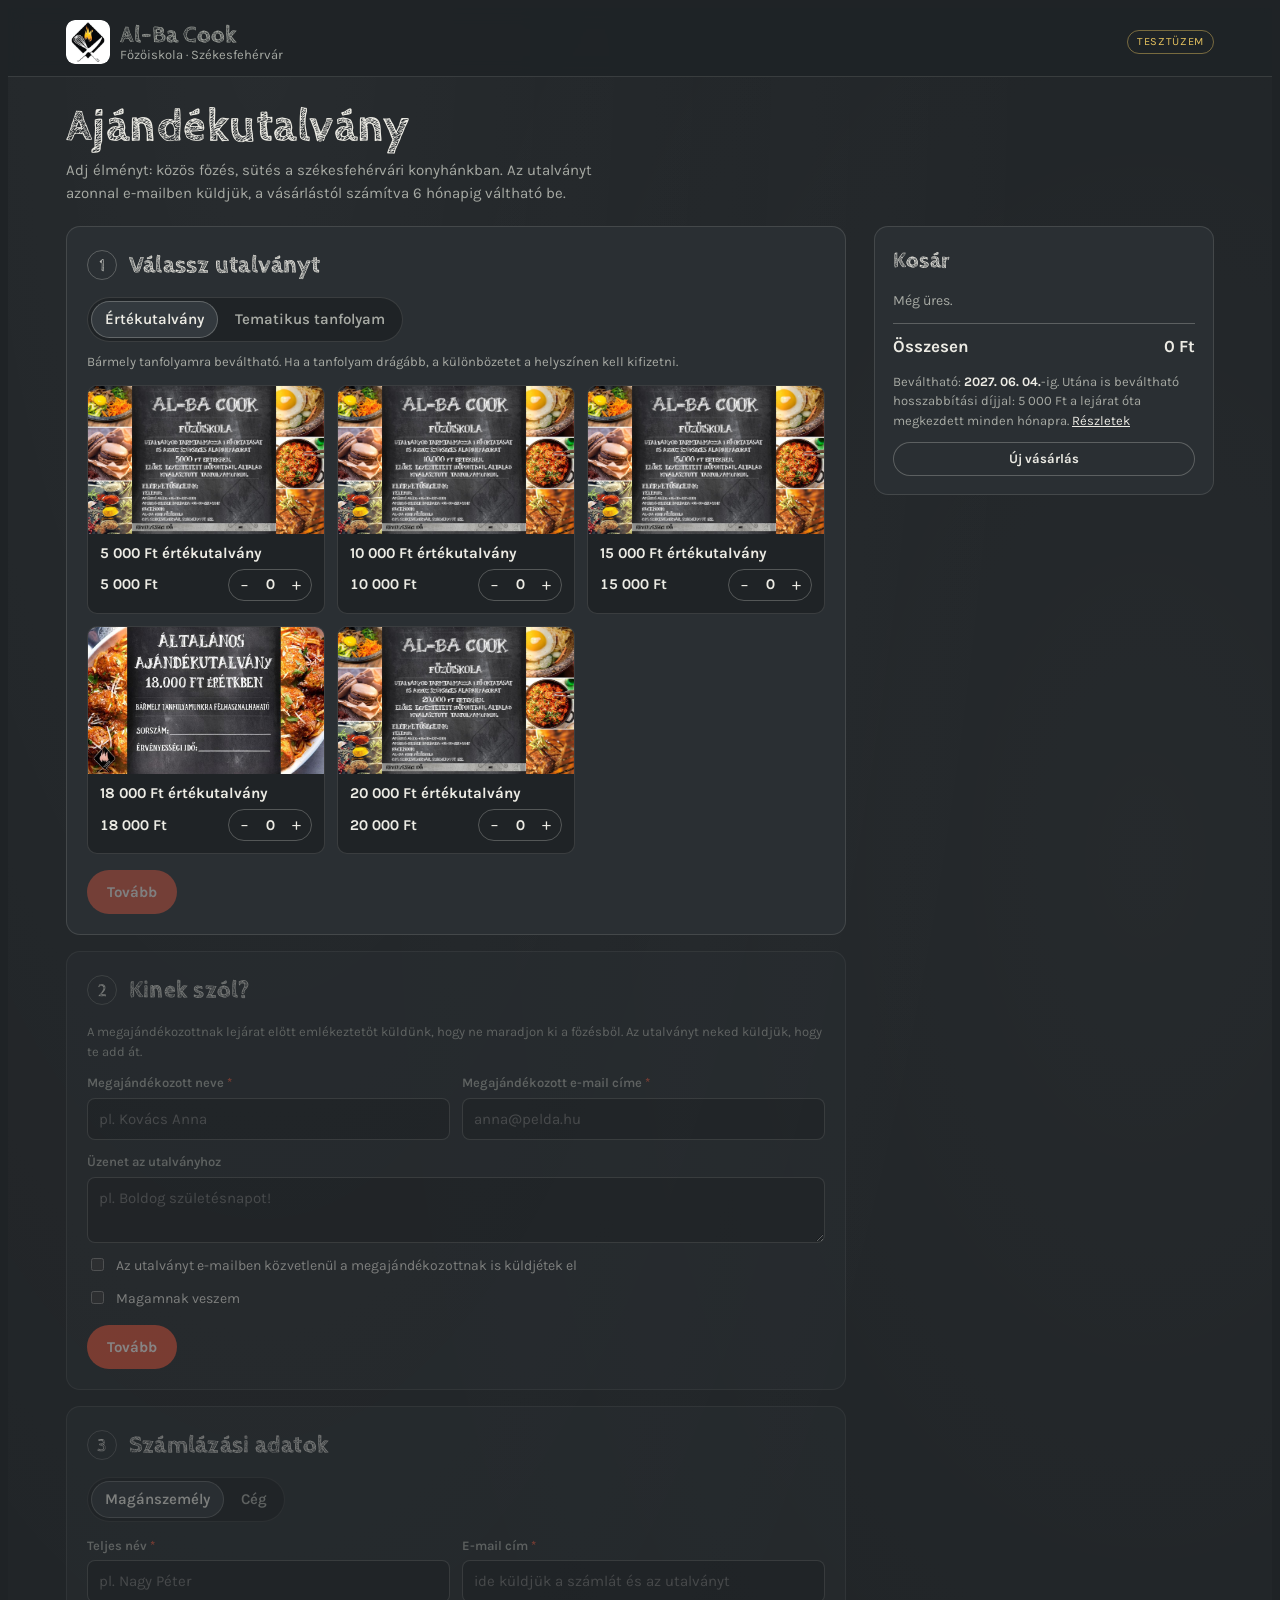
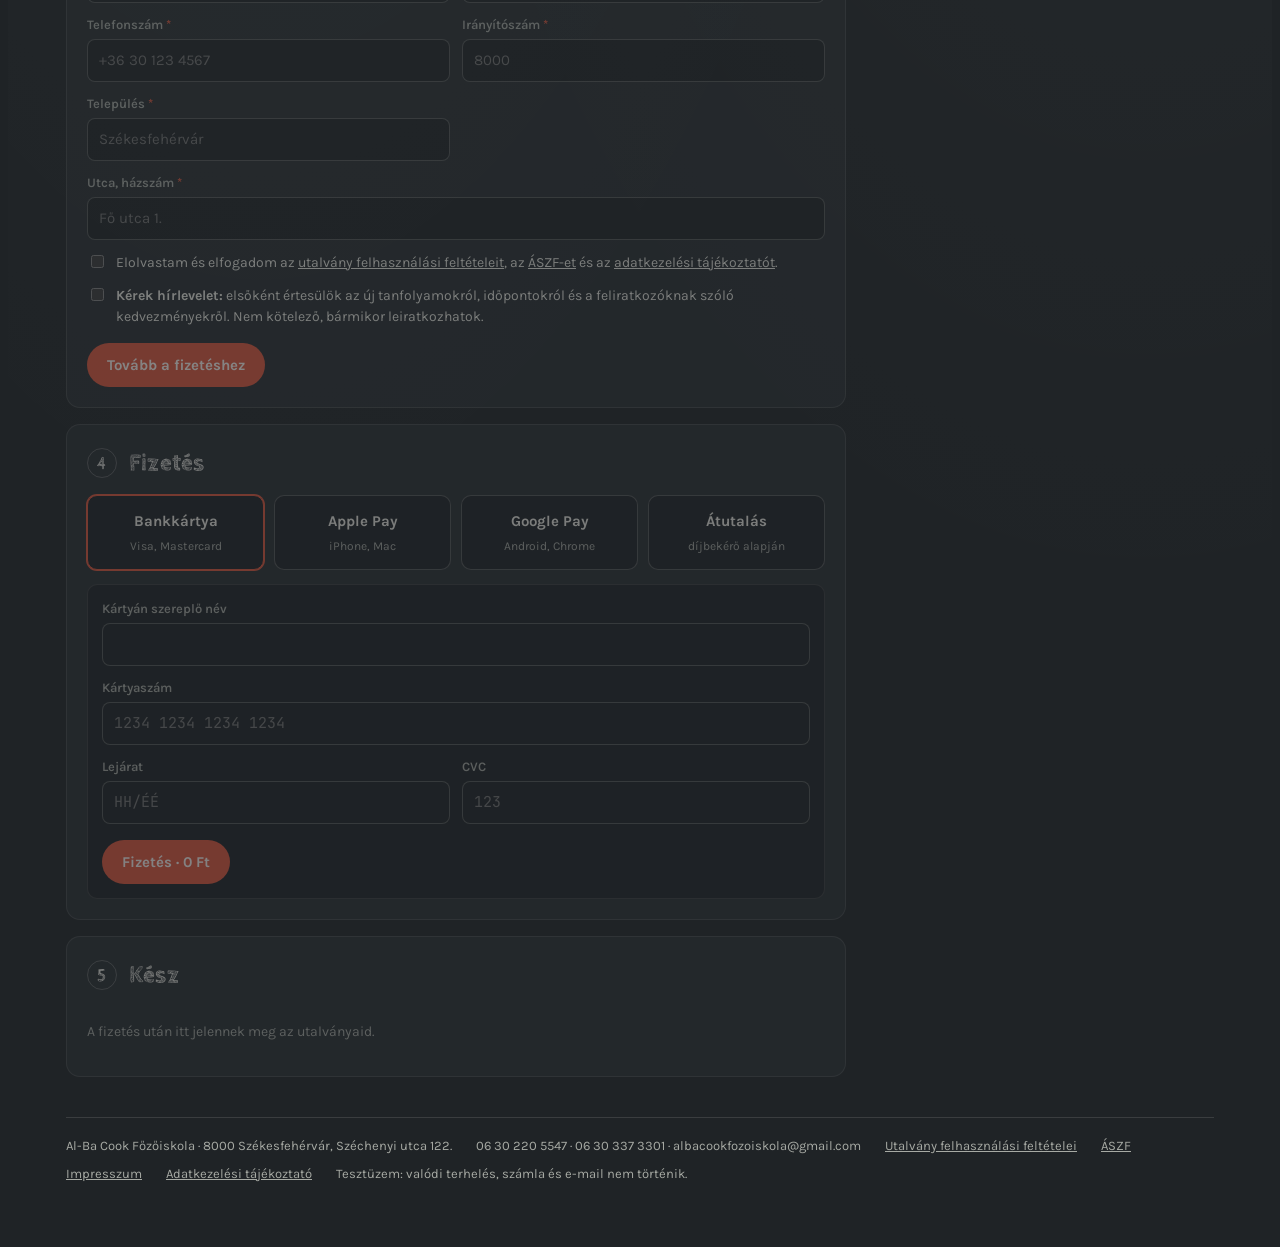
<file: index.html>
<!doctype html>
<html lang="hu">
<head>
<meta charset="utf-8">
<meta name="viewport" content="width=device-width,initial-scale=1,viewport-fit=cover">
<meta name="robots" content="noindex">
<title>Ajándékutalvány · Al-Ba Cook Főzőiskola</title>
<link rel="icon" href="img/logo-mark.png">
<link rel="preconnect" href="https://fonts.googleapis.com"><link rel="preconnect" href="https://fonts.gstatic.com" crossorigin>
<link rel="stylesheet" href="https://fonts.googleapis.com/css2?family=Cabin+Sketch:wght@400;700&family=Karla:wght@400;500;600;700&family=JetBrains+Mono:wght@400;600&display=swap">
<link rel="stylesheet" href="style.css">
</head>
<body>
<header class="top">
  <div class="wrap">
    <a class="brand" href="./" style="color:inherit;text-decoration:none"><img src="img/logo-mark.png" alt="Al-Ba Cook logó"><span class="bt"><b>Al-Ba Cook</b><span>Főzőiskola · Székesfehérvár</span></span></a>
    <span class="test-badge" title="Tesztüzem: valódi terhelés nem történik">Tesztüzem</span>
  </div>
</header>

<main class="wrap">
  <div class="hero">
    <div><h1>Ajándékutalvány</h1><p>Adj élményt: közös főzés, sütés a székesfehérvári konyhánkban. Az utalványt azonnal e-mailben küldjük, a vásárlástól számítva 6 hónapig váltható be.</p></div>
  </div>

  <div class="shop">
    <div class="steps">
      <section class="step" id="s1" data-state="open">
        <div class="step-h"><span class="step-n">1</span><h2>Válassz utalványt</h2></div>
        <div class="seg" role="group" aria-label="Utalvány típusa">
          <button id="t-ertek" aria-pressed="true" data-kind="ertek">Értékutalvány</button>
          <button id="t-tema" aria-pressed="false" data-kind="tema">Tematikus tanfolyam</button>
        </div>
        <p class="hint" id="kind-hint" style="margin:10px 0 0"></p>
        <div class="chips" id="cat-chips" hidden>
          <button class="chip" aria-pressed="true" data-cat="all">Mind</button>
          <button class="chip" aria-pressed="false" data-cat="fozes">Főzés</button>
          <button class="chip" aria-pressed="false" data-cat="cukrasz">Cukrászat</button>
        </div>
        <div class="grid" id="products"></div>
        <div class="actions"><button class="btn" id="go2" disabled>Tovább</button><span class="err" id="e1"></span></div>
      </section>

      <section class="step" id="s2" data-state="locked">
        <div class="step-h"><span class="step-n">2</span><h2>Kinek szól?</h2></div>
        <p class="hint" style="margin:0 0 12px">A megajándékozottnak lejárat előtt emlékeztetőt küldünk, hogy ne maradjon ki a főzésből. Az utalványt neked küldjük, hogy te add át.</p>
        <div class="fields">
          <div class="f"><label for="r-name" class="req">Megajándékozott neve</label><input id="r-name" autocomplete="off" placeholder="pl. Kovács Anna"></div>
          <div class="f"><label for="r-mail" class="req">Megajándékozott e-mail címe</label><input id="r-mail" type="email" autocomplete="off" placeholder="anna@pelda.hu"></div>
          <div class="f full"><label for="r-msg">Üzenet az utalványhoz</label><textarea id="r-msg" placeholder="pl. Boldog születésnapot!"></textarea></div>
          <label class="check full"><input type="checkbox" id="r-direct"> <span>Az utalványt e-mailben közvetlenül a megajándékozottnak is küldjétek el</span></label>
          <label class="check full"><input type="checkbox" id="r-self"> <span>Magamnak veszem</span></label>
        </div>
        <div class="actions"><button class="btn" id="go3">Tovább</button><span class="err" id="e2"></span></div>
      </section>

      <section class="step" id="s3" data-state="locked">
        <div class="step-h"><span class="step-n">3</span><h2>Számlázási adatok</h2></div>
        <div class="seg" role="group" aria-label="Vásárló típusa" style="margin-bottom:14px">
          <button aria-pressed="true" data-buyer="mag">Magánszemély</button>
          <button aria-pressed="false" data-buyer="ceg">Cég</button>
        </div>
        <div class="fields">
          <div class="f"><label for="c-name" id="c-name-l" class="req">Teljes név</label><input id="c-name" autocomplete="name" placeholder="pl. Nagy Péter"></div>
          <div class="f"><label for="c-mail" class="req">E-mail cím</label><input id="c-mail" type="email" autocomplete="email" placeholder="ide küldjük a számlát és az utalványt"></div>
          <div class="f" id="f-tax" hidden><label for="c-tax" class="req">Adószám</label><input id="c-tax" placeholder="12345678-2-07"></div>
          <div class="f"><label for="c-phone" class="req">Telefonszám</label><input id="c-phone" type="tel" autocomplete="tel" placeholder="+36 30 123 4567"></div>
          <div class="f"><label for="c-zip" class="req">Irányítószám</label><input id="c-zip" inputmode="numeric" autocomplete="postal-code" placeholder="8000"></div>
          <div class="f"><label for="c-city" class="req">Település</label><input id="c-city" autocomplete="address-level2" placeholder="Székesfehérvár"></div>
          <div class="f full"><label for="c-addr" class="req">Utca, házszám</label><input id="c-addr" autocomplete="street-address" placeholder="Fő utca 1."></div>
          <label class="check full"><input type="checkbox" id="c-aszf"> <span>Elolvastam és elfogadom az <a href="feltetelek.html" target="_blank" style="color:var(--chalk)">utalvány felhasználási feltételeit</a>, az <a href="aszf.html" target="_blank" style="color:var(--chalk)">ÁSZF-et</a> és az <a href="adatkezeles.html" target="_blank" style="color:var(--chalk)">adatkezelési tájékoztatót</a>.</span></label>
          <label class="check full"><input type="checkbox" id="c-news"> <span><b>Kérek hírlevelet:</b> elsőként értesülök az új tanfolyamokról, időpontokról és a feliratkozóknak szóló kedvezményekről. Nem kötelező, bármikor leiratkozhatok.</span></label>
        </div>
        <div class="actions"><button class="btn" id="go4">Tovább a fizetéshez</button><span class="err" id="e3"></span></div>
      </section>

      <section class="step" id="s4" data-state="locked">
        <div class="step-h"><span class="step-n">4</span><h2>Fizetés</h2></div>
        <div class="pay" role="group" aria-label="Fizetési mód">
          <button data-pay="card" aria-pressed="true">Bankkártya<small>Visa, Mastercard</small></button>
          <button data-pay="apple" aria-pressed="false">Apple Pay<small>iPhone, Mac</small></button>
          <button data-pay="google" aria-pressed="false">Google Pay<small>Android, Chrome</small></button>
          <button data-pay="transfer" aria-pressed="false">Átutalás<small>díjbekérő alapján</small></button>
        </div>
        <div class="paybox" id="paybox"></div>
      </section>

      <section class="step" id="s5" data-state="locked">
        <div class="step-h"><span class="step-n">5</span><h2>Kész</h2></div>
        <div id="result" class="result"><p class="empty">A fizetés után itt jelennek meg az utalványaid.</p></div>
      </section>
    </div>

    <aside class="cart" aria-label="Kosár">
      <h3>Kosár</h3>
      <ul id="cart-list"></ul>
      <div class="tot"><span>Összesen</span><span id="cart-total">0 Ft</span></div>
      <div class="small muted">Beváltható: <b id="cart-exp" style="color:var(--chalk)"></b>-ig. Utána is beváltható hosszabbítási díjjal: 5 000 Ft a lejárat óta megkezdett minden hónapra. <a href="feltetelek.html" target="_blank" style="color:var(--chalk)">Részletek</a></div>
      <button class="btn ghost small" id="reset" type="button">Új vásárlás</button>
    </aside>
  </div>

  <footer class="foot">
    <span>Al-Ba Cook Főzőiskola · 8000 Székesfehérvár, Széchenyi utca 122.</span>
    <span>06 30 220 5547 · 06 30 337 3301 · albacookfozoiskola@gmail.com</span>
    <a href="feltetelek.html" style="color:inherit">Utalvány felhasználási feltételei</a>
    <a href="aszf.html" style="color:inherit">ÁSZF</a>
    <a href="impresszum.html" style="color:inherit">Impresszum</a>
    <a href="adatkezeles.html" target="_blank" style="color:inherit">Adatkezelési tájékoztató</a>
    <span>Tesztüzem: valódi terhelés, számla és e-mail nem történik.</span>
  </footer>
</main>

<script src="app.js"></script>
<script>
const {PRODUCTS,P,ISSUERS,ft,huDate,expiryOf,esc,today,load,save,completeOrder,drawVoucher,iso}=AB;
const $=s=>document.querySelector(s), $$=s=>[...document.querySelectorAll(s)];
const st={kind:"ertek",cat:"all",cart:{},buyer:"mag",pay:"card",order:null};
const HINT={ertek:"Bármely tanfolyamra beváltható. Ha a tanfolyam drágább, a különbözetet a helyszínen kell kifizetni.",
            tema:"Egy fő részvétele a kiválasztott tanfolyamon, az alapanyagokkal együtt. Más tanfolyamra is beváltható, felár esetén a különbözet a helyszínen fizetendő."};

function renderProducts(){
  const list=PRODUCTS.filter(p=>p.kind===st.kind&&(st.kind==="ertek"||st.cat==="all"||p.cat===st.cat));
  $("#products").innerHTML=list.map(p=>{const q=st.cart[p.id]||0;return `<article class="card${q?" in":""}">
    <img src="${p.img}" alt="${esc(p.name)} utalvány" loading="lazy"><div class="b">
    ${p.kind==="tema"?`<span class="tag">${p.cat==="cukrasz"?"cukrászat":"főzés"}</span>`:""}
    <span class="t">${esc(p.name)}</span><div class="row"><span class="price">${ft(p.price)}</span>
    <span class="qty"><button type="button" aria-label="Kevesebb" data-q="-1" data-id="${p.id}">−</button><output>${q}</output><button type="button" aria-label="Több" data-q="1" data-id="${p.id}">+</button></span></div></div></article>`}).join("");
  $("#kind-hint").textContent=HINT[st.kind];
}
$("#products").addEventListener("click",e=>{const b=e.target.closest("button[data-q]");if(!b||st.order)return;const id=b.dataset.id;st.cart[id]=Math.max(0,(st.cart[id]||0)+Number(b.dataset.q));if(!st.cart[id])delete st.cart[id];renderProducts();renderCart()});
$$("#s1 .seg button").forEach(b=>b.addEventListener("click",()=>{st.kind=b.dataset.kind;$$("#s1 .seg button").forEach(x=>x.setAttribute("aria-pressed",x===b));$("#cat-chips").hidden=st.kind!=="tema";renderProducts()}));
$$("#cat-chips .chip").forEach(b=>b.addEventListener("click",()=>{st.cat=b.dataset.cat;$$("#cat-chips .chip").forEach(x=>x.setAttribute("aria-pressed",x===b));renderProducts()}));

const items=()=>Object.entries(st.cart).map(([pid,q])=>({pid,q}));
const total=()=>items().reduce((s,i)=>s+P[i.pid].price*i.q,0);
function renderCart(){
  const it=items();
  $("#cart-list").innerHTML=it.length?it.map(i=>`<li><span>${i.q} × ${esc(P[i.pid].name)}</span><span class="mono">${ft(P[i.pid].price*i.q)}</span></li>`).join(""):`<li class="empty">Még üres.</li>`;
  $("#cart-total").textContent=ft(total()); $("#cart-exp").textContent=huDate(expiryOf(today())); $("#go2").disabled=!it.length;
}
function setStep(n){for(let i=1;i<=5;i++)$("#s"+i).dataset.state=i<n?"done":(i===n?"open":"locked");
  $("#s"+n).scrollIntoView({behavior:matchMedia("(prefers-reduced-motion: reduce)").matches?"auto":"smooth",block:"start"});}
const validMail=v=>/^[^\s@]+@[^\s@]+\.[^\s@]{2,}$/.test(v.trim());

$("#go2").onclick=()=>{if(!items().length){$("#e1").textContent="Válassz legalább egy utalványt.";return}$("#e1").textContent="";setStep(2)};
$("#r-self").onchange=e=>{const on=e.target.checked;["#r-name","#r-mail","#r-direct"].forEach(s=>$(s).disabled=on)};
$("#go3").onclick=()=>{if(!$("#r-self").checked&&(!$("#r-name").value.trim()||!validMail($("#r-mail").value))){$("#e2").textContent="Add meg a megajándékozott nevét és e-mail címét, vagy jelöld, hogy magadnak veszed.";return}$("#e2").textContent="";setStep(3)};
function setBuyer(b){st.buyer=b;$$("#s3 .seg button").forEach(x=>x.setAttribute("aria-pressed",x.dataset.buyer===b));$("#f-tax").hidden=b!=="ceg";$("#c-name-l").textContent=b==="ceg"?"Cégnév":"Teljes név";$("#c-name").placeholder=b==="ceg"?"pl. Példa Kft":"pl. Nagy Péter"}
$$("#s3 .seg button").forEach(x=>x.onclick=()=>setBuyer(x.dataset.buyer));
$("#go4").onclick=()=>{
  const req=["#c-name","#c-phone","#c-zip","#c-city","#c-addr"].concat(st.buyer==="ceg"?["#c-tax"]:[]);
  const miss=req.filter(s=>!$(s).value.trim());
  if(miss.length||!validMail($("#c-mail").value)){$("#e3").textContent="Minden számlázási adat kötelező. Ellenőrizd a csillaggal jelölt mezőket.";(miss[0]?$(miss[0]):$("#c-mail")).focus();return}
  if(!/^\d{4}$/.test($("#c-zip").value.trim())){$("#e3").textContent="Az irányítószám 4 számjegy.";return}
  if(st.buyer==="ceg"&&!/^\d{8}-\d-\d{2}$/.test($("#c-tax").value.trim())){$("#e3").textContent="Az adószám formátuma: 12345678-1-23";return}
  if($("#c-phone").value.replace(/\D/g,"").length<9){$("#e3").textContent="Adj meg érvényes telefonszámot.";return}
  if(!$("#c-aszf").checked){$("#e3").textContent="A vásárláshoz el kell fogadnod a felhasználási feltételeket.";return}
  $("#e3").textContent="";renderPay();setStep(4);
};

$$(".pay button").forEach(b=>b.onclick=()=>{if(st.order)return;st.pay=b.dataset.pay;$$(".pay button").forEach(x=>x.setAttribute("aria-pressed",x===b));renderPay()});
function renderPay(){
  const tot=ft(total()),box=$("#paybox");
  if(st.pay==="transfer"){box.innerHTML=`<p style="margin:0 0 10px">Díjbekérőt küldünk e-mailben. Az utalványt a pénz beérkezése után automatikusan küldjük.</p><div class="actions" style="margin-top:0"><button class="btn" id="do">Díjbekérő kérése · ${tot}</button></div>`;$("#do").onclick=startTransfer;return}
  if(st.pay==="card"){box.innerHTML=`<div class="fields"><div class="f full"><label for="cc-name">Kártyán szereplő név</label><input id="cc-name" autocomplete="off"></div>
    <div class="f full"><label for="cc-n">Kártyaszám</label><input id="cc-n" class="mono" inputmode="numeric" autocomplete="off" placeholder="1234 1234 1234 1234"></div>
    <div class="f"><label for="cc-e">Lejárat</label><input id="cc-e" class="mono" autocomplete="off" placeholder="HH/ÉÉ"></div>
    <div class="f"><label for="cc-c">CVC</label><input id="cc-c" class="mono" inputmode="numeric" autocomplete="off" placeholder="123"></div></div>
    <div class="actions"><button class="btn" id="do">Fizetés · ${tot}</button><span class="err" id="e4"></span></div>`;
    $("#cc-n").oninput=e=>{e.target.value=e.target.value.replace(/\D/g,"").slice(0,16).replace(/(\d{4})(?=\d)/g,"$1 ")};
    $("#do").onclick=()=>{const n=$("#cc-n").value.replace(/\D/g,"");if(n.length<16||!/^\d{2}\/\d{2}$/.test($("#cc-e").value.trim())||$("#cc-c").value.trim().length<3){$("#e4").textContent="Ellenőrizd a kártyaadatokat.";return}pay(n==="4000000000000002")};
    return;}
  const nm=st.pay==="apple"?"Apple Pay":"Google Pay";
  box.innerHTML=`<p class="hint" style="margin:0 0 12px">A fizetést a telefonod vagy böngésződ ${nm} ablakában hagyod jóvá.</p><div class="actions" style="margin-top:0"><button class="btn" id="do">Fizetés ${nm}-jel · ${tot}</button><span class="err" id="e4"></span></div>`;
  $("#do").onclick=()=>pay(false);
}
function snapshot(){
  const self=$("#r-self").checked, db=load();
  return {id:"R-"+(db.counters.R++), _db:db, created:new Date().toISOString(), buyerType:st.buyer, issuer:ISSUERS[st.buyer].name, invoice:null, items:items(), total:total(),
    cname:$("#c-name").value.trim(), cmail:$("#c-mail").value.trim(), cphone:$("#c-phone").value.trim(), ctax:st.buyer==="ceg"?$("#c-tax").value.trim():"",
    caddr:$("#c-zip").value.trim()+" "+$("#c-city").value.trim()+", "+$("#c-addr").value.trim(),
    rname:self?$("#c-name").value.trim():$("#r-name").value.trim(), rmail:self?$("#c-mail").value.trim():$("#r-mail").value.trim(),
    direct:!self&&$("#r-direct").checked, newsletter:$("#c-news").checked, newsletterAt:$("#c-news").checked?new Date().toISOString():null, msg:$("#r-msg").value.trim(), pay:st.pay, log:[]};
}
function lock(){$$("#s1 button,#s2 input,#s2 textarea,#s3 input,#s3 button,.pay button,#paybox input,#paybox button").forEach(e=>e.disabled=true)}
function pay(decline){
  const b=$("#do"); b.disabled=true; const old=b.textContent; b.innerHTML=`<span class="spinner"></span>Feldolgozás…`;
  setTimeout(()=>{
    if(decline){b.disabled=false;b.textContent=old;$("#e4").textContent="A bank elutasította a fizetést. Próbálj másik kártyát, vagy válassz átutalást.";
      const o=snapshot(); const db=o._db; delete o._db; o.status="failed"; o.log=[{t:new Date().toISOString(),c:"x",h:"<b>Stripe:</b> fizetés elutasítva (card_declined). Számla nem készült."}]; db.orders.unshift(o); save(db); return;}
    finish();
  },1300);
}
async function finish(){
  const o=snapshot(); const db=o._db; delete o._db; completeOrder(db,o,"card"); db.orders.unshift(o); save(db); st.order=o; lock();
  try{sessionStorage.setItem("albacook-last-order",o.id)}catch(e){}
  location.href="koszonjuk.html";
}
function showDone(o){
  $("#result").innerHTML=`<div class="ok-head"><span class="stamp">Fizetve</span><h3 style="font-size:24px">Köszönjük a vásárlást!</h3></div>
   <p style="margin:0">Elküldtük a számlát és ${o.vouchers.length>1?"az utalványokat":"az utalványt"} a(z) <b>${esc(o.cmail)}</b> címre${o.direct?`, és egy példányt ${esc(o.rname)} részére is`:""}. Beváltható <b>${huDate(expiryOf(o.buy))}</b>-ig.</p>
   <div class="vouchers">${o.vouchers.map(v=>`<figure><img src="${v.url}" alt="${esc(P[v.pid].name)} utalvány, sorszám ${v.serial}"><figcaption><span class="mono">${v.serial}</span><span class="muted">${esc(P[v.pid].name)}</span></figcaption></figure>`).join("")}</div>
   <p class="hint" style="margin:0">Időpontot a fozzvelunk.hu oldalon vagy a 06 30 220 5547 számon foglalhatsz, a sorszám megadásával.</p>`;
}
function startTransfer(){
  const o=snapshot(); const db=o._db; delete o._db;
  o.status="wait"; o.proforma="D-"+ISSUERS[o.buyerType].key+"-"+new Date().getFullYear()+"-"+String(db.counters.DB++).padStart(4,"0");
  o.log=[{t:new Date().toISOString(),c:"",h:"<b>Számlázz.hu:</b> díjbekérő "+o.proforma+" kiállítva és elküldve"},{t:new Date().toISOString(),c:"w",h:"Átutalásra vár"}];
  db.orders.unshift(o); save(db); st.order=o; lock(); setStep(5);
  $("#result").innerHTML=`<div class="ok-head"><span class="stamp wait">Fizetésre vár</span><h3 style="font-size:24px">Díjbekérőt küldtünk</h3></div>
   <dl class="bank"><dt>Kedvezményezett</dt><dd>${esc(o.issuer)}</dd><dt>Számlaszám</dt><dd class="mono">11773000-00000000-00000000</dd><dt>Összeg</dt><dd class="mono">${ft(o.total)}</dd><dt>Közlemény</dt><dd class="mono">${o.proforma}</dd></dl>
   <p class="hint" style="margin:0">Amint megérkezik az utalás, automatikusan küldjük a számlát és az utalványt a(z) ${esc(o.cmail)} címre.</p>`;
}
$("#reset").onclick=()=>location.reload();
setBuyer("mag"); renderProducts(); renderCart(); renderPay();
</script>
</body>
</html>
</file>
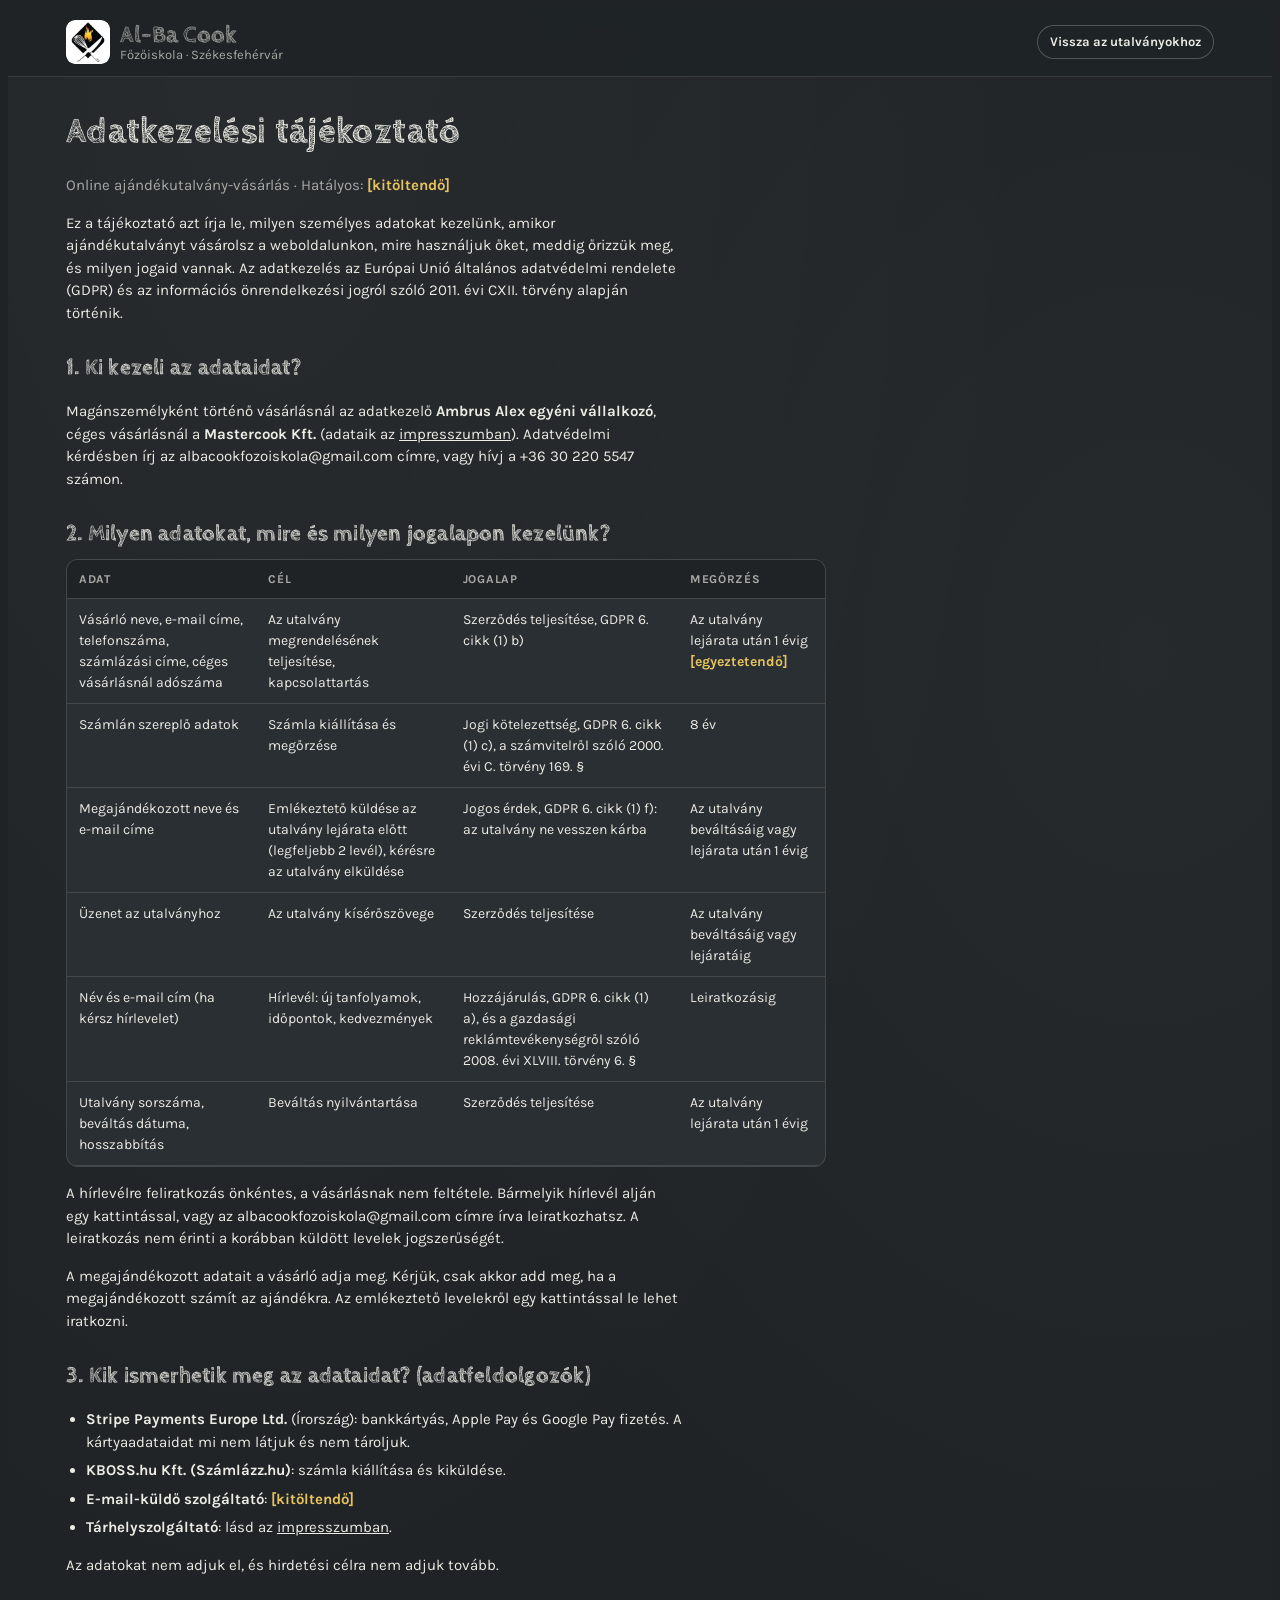
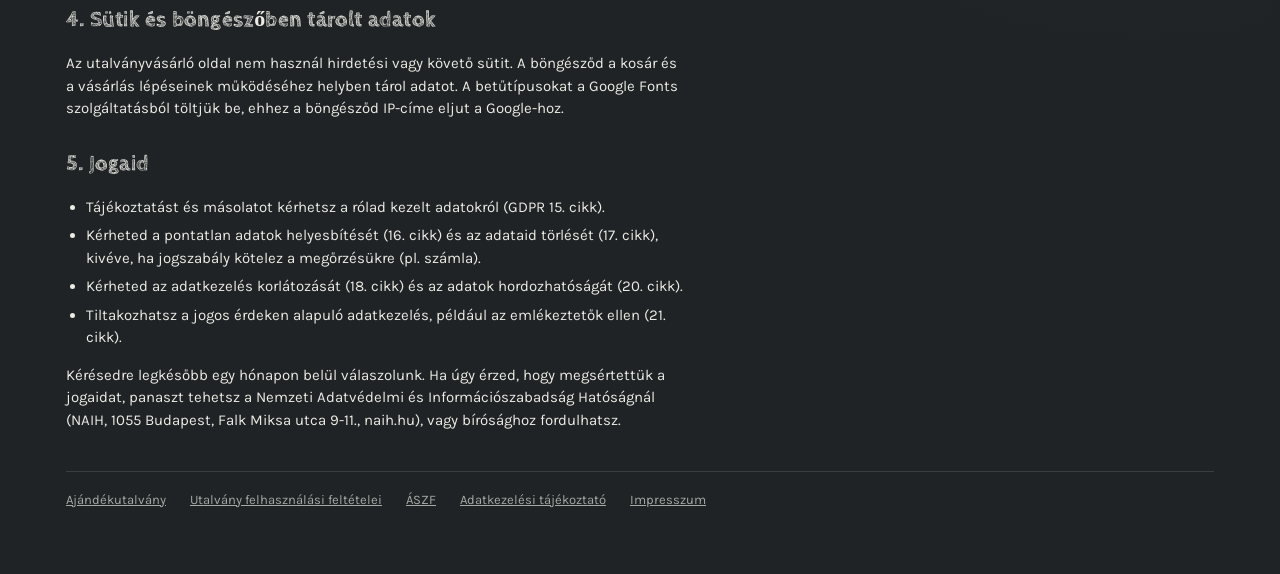
<file: adatkezeles.html>
<!doctype html>
<html lang="hu">
<head>
<meta charset="utf-8">
<meta name="viewport" content="width=device-width,initial-scale=1,viewport-fit=cover">
<meta name="robots" content="noindex">
<title>Adatkezelési tájékoztató · Al-Ba Cook</title>
<link rel="icon" href="img/logo-mark.png">
<link rel="stylesheet" href="https://fonts.googleapis.com/css2?family=Cabin+Sketch:wght@400;700&family=Karla:wght@400;500;600;700&family=JetBrains+Mono:wght@400;600&display=swap">
<link rel="stylesheet" href="style.css">
<style>.doc{max-width:760px;margin-top:28px}.doc h1{font-size:36px;margin-bottom:6px}.doc h2{font-size:22px;margin:28px 0 8px}.doc p,.doc li{max-width:68ch}.doc ul{padding-left:20px;display:flex;flex-direction:column;gap:6px}
.doc dl{display:grid;grid-template-columns:minmax(140px,auto) minmax(0,1fr);gap:6px 18px;margin:0}.doc dt{color:var(--dust)}.doc dd{margin:0}
.todo{color:var(--butter);font-weight:700}.doc .tablebox table{min-width:640px}</style>
</head>
<body>
<header class="top"><div class="wrap">
  <a class="brand" href="./" style="color:inherit;text-decoration:none"><img src="img/logo-mark.png" alt="Al-Ba Cook logó"><span class="bt"><b>Al-Ba Cook</b><span>Főzőiskola · Székesfehérvár</span></span></a>
  <a class="btn ghost small" href="./" style="text-decoration:none">Vissza az utalványokhoz</a>
</div></header>
<main class="wrap">
<article class="doc">
  <h1>Adatkezelési tájékoztató</h1>
  <p class="muted">Online ajándékutalvány-vásárlás · Hatályos: <span class="todo">[kitöltendő]</span></p>
  <p>Ez a tájékoztató azt írja le, milyen személyes adatokat kezelünk, amikor ajándékutalványt vásárolsz a weboldalunkon, mire használjuk őket, meddig őrizzük meg, és milyen jogaid vannak. Az adatkezelés az Európai Unió általános adatvédelmi rendelete (GDPR) és az információs önrendelkezési jogról szóló 2011. évi CXII. törvény alapján történik.</p>

  <h2>1. Ki kezeli az adataidat?</h2>
  <p>Magánszemélyként történő vásárlásnál az adatkezelő <b>Ambrus Alex egyéni vállalkozó</b>, céges vásárlásnál a <b>Mastercook Kft.</b> (adataik az <a href="impresszum.html" style="color:var(--chalk)">impresszumban</a>). Adatvédelmi kérdésben írj az albacookfozoiskola@gmail.com címre, vagy hívj a +36 30 220 5547 számon.</p>

  <h2>2. Milyen adatokat, mire és milyen jogalapon kezelünk?</h2>
  <div class="tablebox"><table>
    <thead><tr><th>Adat</th><th>Cél</th><th>Jogalap</th><th>Megőrzés</th></tr></thead>
    <tbody>
      <tr><td>Vásárló neve, e-mail címe, telefonszáma, számlázási címe, céges vásárlásnál adószáma</td><td>Az utalvány megrendelésének teljesítése, kapcsolattartás</td><td>Szerződés teljesítése, GDPR 6. cikk (1) b)</td><td>Az utalvány lejárata után 1 évig <span class="todo">[egyeztetendő]</span></td></tr>
      <tr><td>Számlán szereplő adatok</td><td>Számla kiállítása és megőrzése</td><td>Jogi kötelezettség, GDPR 6. cikk (1) c), a számvitelről szóló 2000. évi C. törvény 169. §</td><td>8 év</td></tr>
      <tr><td>Megajándékozott neve és e-mail címe</td><td>Emlékeztető küldése az utalvány lejárata előtt (legfeljebb 2 levél), kérésre az utalvány elküldése</td><td>Jogos érdek, GDPR 6. cikk (1) f): az utalvány ne vesszen kárba</td><td>Az utalvány beváltásáig vagy lejárata után 1 évig</td></tr>
      <tr><td>Üzenet az utalványhoz</td><td>Az utalvány kísérőszövege</td><td>Szerződés teljesítése</td><td>Az utalvány beváltásáig vagy lejáratáig</td></tr>
      <tr><td>Név és e-mail cím (ha kérsz hírlevelet)</td><td>Hírlevél: új tanfolyamok, időpontok, kedvezmények</td><td>Hozzájárulás, GDPR 6. cikk (1) a), és a gazdasági reklámtevékenységről szóló 2008. évi XLVIII. törvény 6. §</td><td>Leiratkozásig</td></tr>
      <tr><td>Utalvány sorszáma, beváltás dátuma, hosszabbítás</td><td>Beváltás nyilvántartása</td><td>Szerződés teljesítése</td><td>Az utalvány lejárata után 1 évig</td></tr>
    </tbody></table></div>
  <p>A hírlevélre feliratkozás önkéntes, a vásárlásnak nem feltétele. Bármelyik hírlevél alján egy kattintással, vagy az albacookfozoiskola@gmail.com címre írva leiratkozhatsz. A leiratkozás nem érinti a korábban küldött levelek jogszerűségét.</p>
  <p>A megajándékozott adatait a vásárló adja meg. Kérjük, csak akkor add meg, ha a megajándékozott számít az ajándékra. Az emlékeztető levelekről egy kattintással le lehet iratkozni.</p>

  <h2>3. Kik ismerhetik meg az adataidat? (adatfeldolgozók)</h2>
  <ul>
    <li><b>Stripe Payments Europe Ltd.</b> (Írország): bankkártyás, Apple Pay és Google Pay fizetés. A kártyaadataidat mi nem látjuk és nem tároljuk.</li>
    <li><b>KBOSS.hu Kft. (Számlázz.hu)</b>: számla kiállítása és kiküldése.</li>
    <li><b>E-mail-küldő szolgáltató</b>: <span class="todo">[kitöltendő]</span></li>
    <li><b>Tárhelyszolgáltató</b>: lásd az <a href="impresszum.html" style="color:var(--chalk)">impresszumban</a>.</li>
  </ul>
  <p>Az adatokat nem adjuk el, és hirdetési célra nem adjuk tovább.</p>

  <h2>4. Sütik és böngészőben tárolt adatok</h2>
  <p>Az utalványvásárló oldal nem használ hirdetési vagy követő sütit. A böngésződ a kosár és a vásárlás lépéseinek működéséhez helyben tárol adatot. A betűtípusokat a Google Fonts szolgáltatásból töltjük be, ehhez a böngésződ IP-címe eljut a Google-hoz.</p>

  <h2>5. Jogaid</h2>
  <ul>
    <li>Tájékoztatást és másolatot kérhetsz a rólad kezelt adatokról (GDPR 15. cikk).</li>
    <li>Kérheted a pontatlan adatok helyesbítését (16. cikk) és az adataid törlését (17. cikk), kivéve, ha jogszabály kötelez a megőrzésükre (pl. számla).</li>
    <li>Kérheted az adatkezelés korlátozását (18. cikk) és az adatok hordozhatóságát (20. cikk).</li>
    <li>Tiltakozhatsz a jogos érdeken alapuló adatkezelés, például az emlékeztetők ellen (21. cikk).</li>
  </ul>
  <p>Kérésedre legkésőbb egy hónapon belül válaszolunk. Ha úgy érzed, hogy megsértettük a jogaidat, panaszt tehetsz a Nemzeti Adatvédelmi és Információszabadság Hatóságnál (NAIH, 1055 Budapest, Falk Miksa utca 9-11., naih.hu), vagy bírósághoz fordulhatsz.</p>
</article>
<footer class="foot">
  <a href="./" style="color:inherit">Ajándékutalvány</a>
  <a href="feltetelek.html" style="color:inherit">Utalvány felhasználási feltételei</a>
  <a href="aszf.html" style="color:inherit">ÁSZF</a>
  <a href="adatkezeles.html" style="color:inherit">Adatkezelési tájékoztató</a>
  <a href="impresszum.html" style="color:inherit">Impresszum</a>
</footer>
</main>
</body>
</html>
</file>
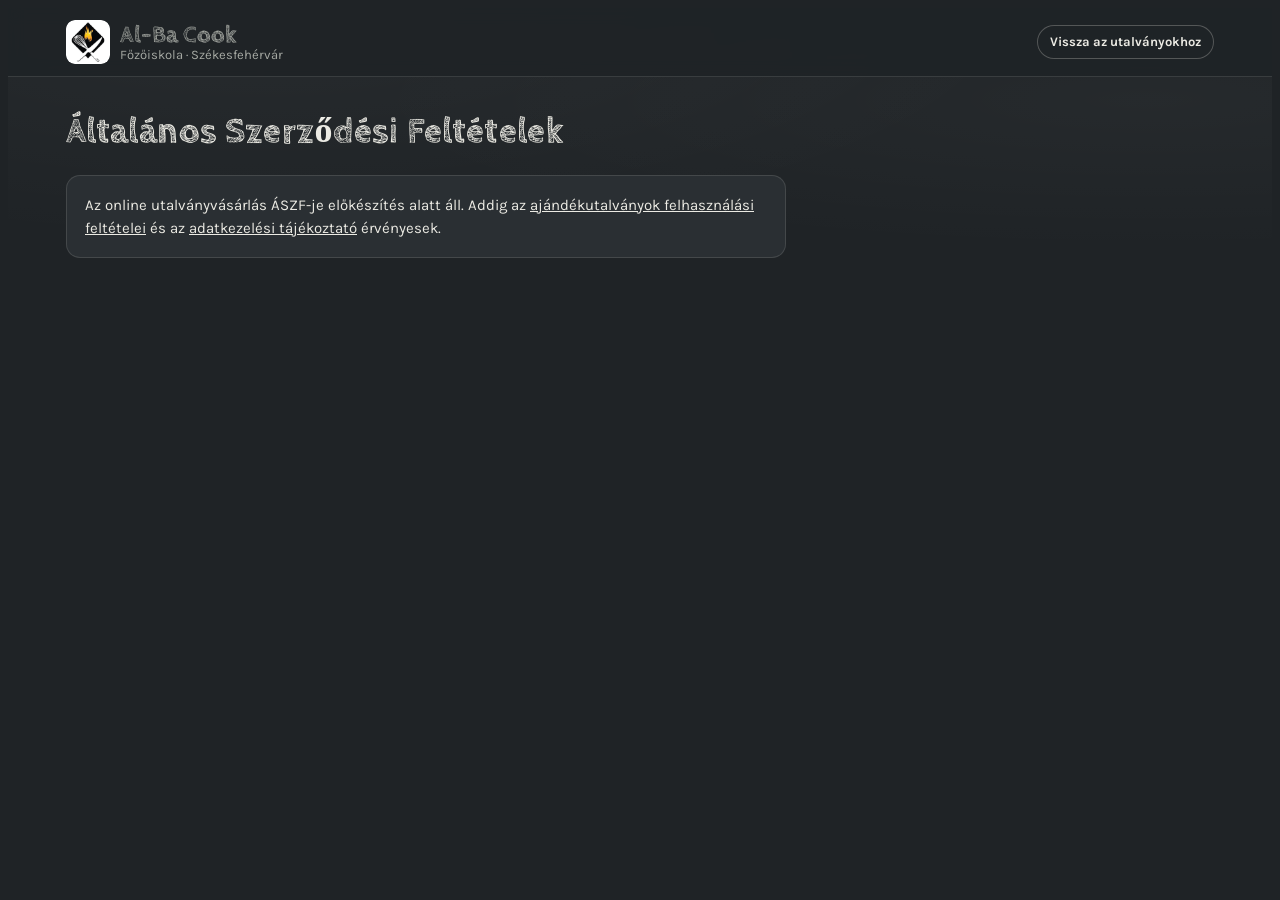
<file: aszf.html>
<!doctype html>
<html lang="hu">
<head>
<meta charset="utf-8">
<meta name="viewport" content="width=device-width,initial-scale=1,viewport-fit=cover">
<meta name="robots" content="noindex">
<title>ÁSZF · Al-Ba Cook</title>
<link rel="icon" href="img/logo-mark.png">
<link rel="stylesheet" href="https://fonts.googleapis.com/css2?family=Cabin+Sketch:wght@400;700&family=Karla:wght@400;500;600;700&display=swap">
<link rel="stylesheet" href="style.css">
</head>
<body>
<header class="top"><div class="wrap">
  <a class="brand" href="./" style="color:inherit;text-decoration:none"><img src="img/logo-mark.png" alt="Al-Ba Cook logó"><span class="bt"><b>Al-Ba Cook</b><span>Főzőiskola · Székesfehérvár</span></span></a>
  <a class="btn ghost small" href="./" style="text-decoration:none">Vissza az utalványokhoz</a>
</div></header>
<main class="wrap">
  <article style="max-width:720px;margin-top:28px">
    <h1 style="font-size:36px">Általános Szerződési Feltételek</h1>
    <div class="panel"><p style="margin:0">Az online utalványvásárlás ÁSZF-je előkészítés alatt áll. Addig az <a href="feltetelek.html" style="color:var(--chalk)">ajándékutalványok felhasználási feltételei</a> és az <a href="adatkezeles.html" target="_blank" style="color:var(--chalk)">adatkezelési tájékoztató</a> érvényesek.</p></div>
  </article>
</main>
</body>
</html>
</file>
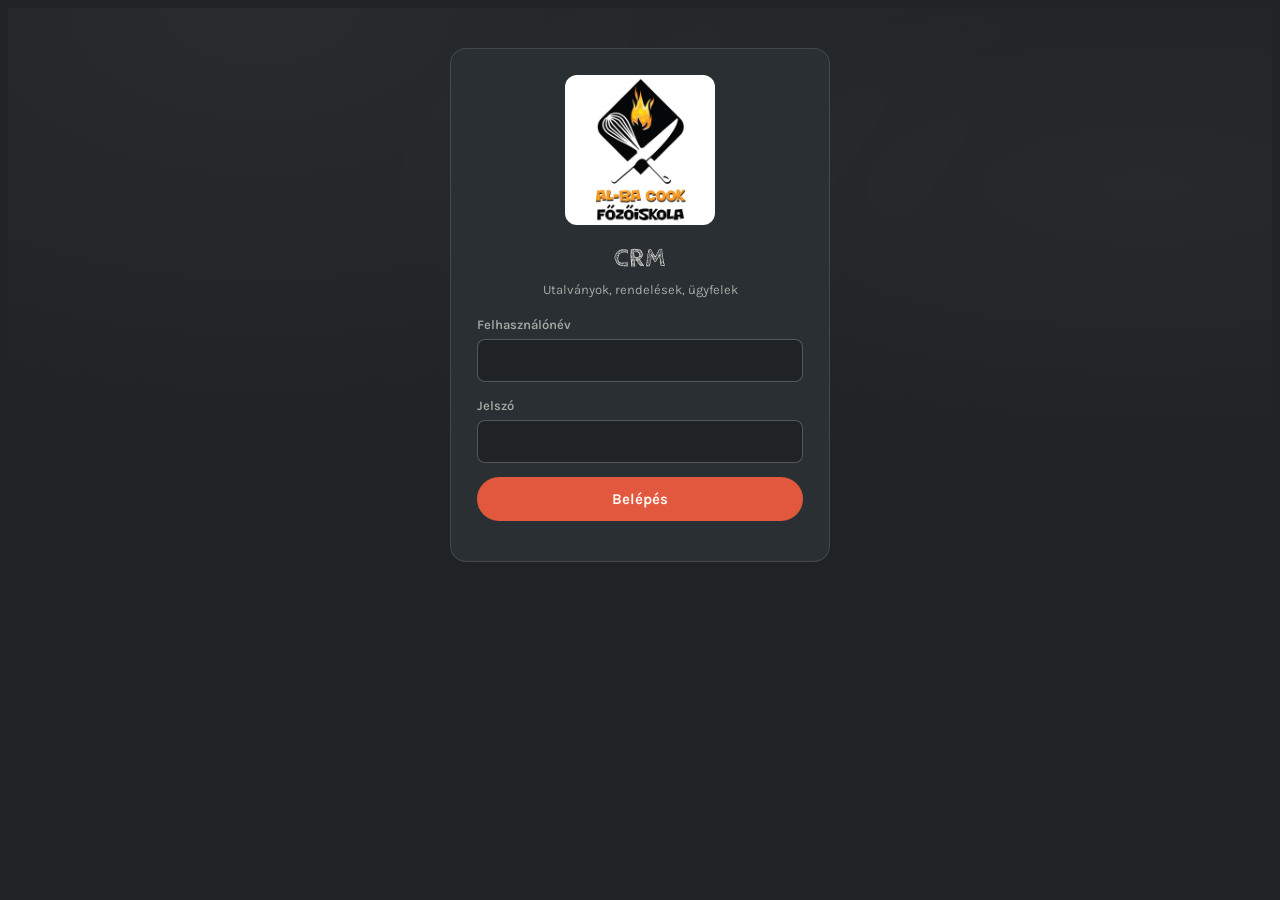
<file: crm.html>
<!doctype html>
<html lang="hu">
<head>
<meta charset="utf-8">
<meta name="viewport" content="width=device-width,initial-scale=1,viewport-fit=cover">
<meta name="robots" content="noindex">
<title>Al-Ba Cook CRM</title>
<link rel="icon" href="img/logo-mark.png">
<link rel="preconnect" href="https://fonts.googleapis.com"><link rel="preconnect" href="https://fonts.gstatic.com" crossorigin>
<link rel="stylesheet" href="https://fonts.googleapis.com/css2?family=Cabin+Sketch:wght@400;700&family=Karla:wght@400;500;600;700&family=JetBrains+Mono:wght@400;600&display=swap">
<link rel="stylesheet" href="style.css">
</head>
<body>

<!-- belépés -->
<section id="login" class="login wrap">
  <form id="lf" autocomplete="on">
    <img src="img/logo-full.jpg" alt="Al-Ba Cook Főzőiskola" style="width:150px;margin:0 auto;border-radius:12px"><div class="lh" style="justify-content:center;text-align:center"><div><h1>CRM</h1><span class="muted small">Utalványok, rendelések, ügyfelek</span></div></div>
    <div class="f"><label for="lu">Felhasználónév</label><input id="lu" autocomplete="username" required placeholder=" "></div>
    <div class="f"><label for="lp">Jelszó</label><input id="lp" type="password" autocomplete="current-password" required placeholder=" "></div>
    <button class="btn" type="submit">Belépés</button>
    <span class="err" id="le"></span>
  </form>
</section>

<!-- alkalmazás -->
<div id="app" hidden>
<header class="top">
  <div class="wrap">
    <span class="brand"><img src="img/logo-mark.png" alt="Al-Ba Cook logó"><span class="bt"><b>Al-Ba Cook CRM</b><span>Ajándékutalványok</span></span></span>
    <span class="test-badge">Tesztüzem</span>
    <a class="btn ghost small" href="./" target="_blank" rel="noopener" style="text-decoration:none">Utalványbolt</a>
    <button class="btn ghost small" id="logout">Kijelentkezés</button>
  </div>
</header>
<main class="wrap">
  <nav class="crm-nav" role="tablist">
    <button role="tab" data-v="home" aria-selected="true">Áttekintés</button>
    <button role="tab" data-v="orders" aria-selected="false">Rendelések<span class="cnt" id="n-orders"></span></button>
    <button role="tab" data-v="vouchers" aria-selected="false">Utalványok<span class="cnt" id="n-vouchers"></span></button>
    <button role="tab" data-v="clients" aria-selected="false">Ügyfelek<span class="cnt" id="n-clients"></span></button>
    <button role="tab" data-v="rem" aria-selected="false">Emlékeztetők</button>
    <button role="tab" data-v="set" aria-selected="false">Beállítások</button>
  </nav>

  <section data-view="home">
    <div class="kpis">
      <div class="kpi"><div class="v" id="k-active">0</div><div class="l">aktív utalvány</div></div>
      <div class="kpi"><div class="v" id="k-value">0 Ft</div><div class="l">beváltatlan érték</div></div>
      <div class="kpi"><div class="v" id="k-month">0 Ft</div><div class="l">eladás ebben a hónapban</div></div>
      <div class="kpi"><div class="v" id="k-wait">0</div><div class="l">átutalásra vár</div></div>
    </div>
    <div class="how" style="margin-top:16px">
      <div class="panel" style="margin-top:0"><h3>Teendők</h3><div id="todo"></div></div>
      <div class="panel" style="margin-top:0"><h3>Következő emlékeztetők</h3><div id="next-rem"></div></div>
    </div>
  </section>

  <section data-view="orders" hidden>
    <div class="toolbar"><div class="f"><label for="o-q">Keresés</label><input id="o-q" placeholder="név, e-mail, számlaszám"></div>
      <div class="f"><label for="o-st">Állapot</label><select id="o-st"><option value="">Mind</option><option value="paid">Fizetve</option><option value="wait">Átutalásra vár</option><option value="failed">Sikertelen</option></select></div></div>
    <div class="tablebox"><table><thead><tr><th>Rendelés</th><th>Dátum</th><th>Vásárló</th><th>Tételek</th><th class="num">Összeg</th><th>Fizetés</th><th>Kiállító</th><th>Számla</th><th>Állapot</th></tr></thead><tbody id="o-rows"></tbody></table></div>
  </section>

  <section data-view="vouchers" hidden>
    <div class="toolbar"><div class="f"><label for="v-q">Keresés</label><input id="v-q" placeholder="sorszám, név"></div>
      <div class="f"><label for="v-st">Állapot</label><select id="v-st"><option value="">Mind</option><option value="active">Aktív</option><option value="soon">Hamarosan lejár</option><option value="expired">Lejárt</option><option value="used">Beváltva</option></select></div></div>
    <div class="tablebox"><table><thead><tr><th>Sorszám</th><th>Utalvány</th><th class="num">Érték</th><th>Vásárló</th><th>Megajándékozott</th><th>Vásárlás</th><th>Lejárat</th><th>Köv. emlékeztető</th><th>Állapot</th></tr></thead><tbody id="v-rows"></tbody></table></div>
  </section>

  <section data-view="clients" hidden>
    <div class="toolbar"><div class="f"><label for="c-q">Keresés</label><input id="c-q" placeholder="név, e-mail"></div><span class="pill active" id="c-news" style="align-self:end;margin-bottom:8px"></span></div>
    <div class="tablebox"><table><thead><tr><th>Név</th><th>E-mail</th><th>Telefon</th><th>Szerep</th><th>Hírlevél</th><th class="num">Rendelés</th><th class="num">Költés</th><th class="num">Aktív utalvány</th><th>Utolsó</th></tr></thead><tbody id="c-rows"></tbody></table></div>
  </section>

  <section data-view="rem" hidden>
    <p class="hint" style="margin-top:18px">A megajándékozott két emlékeztetőt kap: 2 hónappal a vásárlás után és a lejárat előtti hónap első napján. Beváltott utalványnál nem megy ki.</p>
    <div class="tablebox"><table><thead><tr><th>Dátum</th><th>Címzett</th><th>Utalvány</th><th>Típus</th><th>Lejárat</th><th>Állapot</th></tr></thead><tbody id="r-rows"></tbody></table></div>
  </section>

  <section data-view="set" hidden>
    <div class="panel"><h3>Dátum</h3><p class="hint">Teszteléshez: a lejáratok, emlékeztetők és hosszabbítási díjak ehhez a naphoz számolódnak.</p>
      <div class="toolbar" style="margin:0"><div class="f"><label for="s-date">Mai nap</label><input id="s-date" type="date"></div><button class="btn ghost small" id="s-date-reset" style="align-self:end">Valós dátum</button></div></div>
    <div class="panel"><h3>Tesztadatok</h3><p class="hint">Visszaállítja a mintarendeléseket, a bolt tesztvásárlásai törlődnek.</p><button class="btn ghost small" id="s-reset">Tesztadatok visszaállítása</button> <span id="s-msg" class="small muted"></span></div>
  </section>
</main>
</div>

<div class="drawer" id="drawer" hidden><div class="in" id="drawer-in"></div></div>

<script src="app.js"></script>
<script>
const {P,ft,huDate,hm,expiryOf,reminders,extFee,esc,today,load,save,resetDB,completeOrder,emailHTML,drawVoucher,iso,parse}=AB;
const $=s=>document.querySelector(s), $$=s=>[...document.querySelectorAll(s)];
const AUTH="b5a9650a17f9eb1e259a231f863a27a2dab8318d742f33d7ece79df9d2b28046";
let db=load(), TODAY=today();

/* ---- belépés ---- */
async function sha(s){const b=await crypto.subtle.digest("SHA-256",new TextEncoder().encode(s));return [...new Uint8Array(b)].map(x=>x.toString(16).padStart(2,"0")).join("")}
function authed(){try{return sessionStorage.getItem("albacook-auth")===AUTH}catch(e){return false}}
function showApp(){ $("#login").hidden=true; $("#app").hidden=false; renderAll(); }
$("#lf").addEventListener("submit",async e=>{e.preventDefault();
  const h=await sha($("#lu").value.trim().toLowerCase()+":"+$("#lp").value);
  if(h===AUTH){try{sessionStorage.setItem("albacook-auth",AUTH)}catch(e){} showApp();} else $("#le").textContent="Hibás felhasználónév vagy jelszó.";});
$("#logout").onclick=()=>{try{sessionStorage.removeItem("albacook-auth")}catch(e){} location.reload()};

/* ---- állapotok ---- */
const V_LABEL={active:"Aktív",soon:"Hamarosan lejár",expired:"Lejárt",used:"Beváltva"};
const O_LABEL={paid:"Fizetve",wait:"Átutalásra vár",failed:"Sikertelen"};
const PAY={card:"Bankkártya",apple:"Apple Pay",google:"Google Pay",transfer:"Átutalás"};
function vStatus(o,v){ if(v.status==="used")return "used"; const exp=expiryOf(o.buy); if(TODAY>exp)return "expired"; if((exp-TODAY)/864e5<=45)return "soon"; return "active"; }
const allV=()=>db.orders.filter(o=>o.status==="paid").flatMap(o=>o.vouchers.map(v=>({o,v})));
function nextRem(o,v){ if(vStatus(o,v)==="used"||vStatus(o,v)==="expired")return null; return reminders(o.buy).find(d=>d>=TODAY)||null; }
const pill=(cls,txt)=>`<span class="pill ${cls}">${txt}</span>`;
const oPill=o=>pill(o.status==="paid"?"active":o.status==="wait"?"wait":"expired",O_LABEL[o.status]);

/* ---- nézetek ---- */
function renderAll(){
  db=load(); TODAY=today();
  const live=allV().filter(x=>["active","soon"].includes(vStatus(x.o,x.v)));
  $("#k-active").textContent=live.length; $("#k-value").textContent=ft(live.reduce((s,x)=>s+x.v.value,0));
  const mStart=new Date(TODAY.getFullYear(),TODAY.getMonth(),1);
  $("#k-month").textContent=ft(db.orders.filter(o=>o.status==="paid"&&parse(o.buy)>=mStart&&parse(o.buy)<=TODAY).reduce((s,o)=>s+o.total,0));
  const wait=db.orders.filter(o=>o.status==="wait"); $("#k-wait").textContent=wait.length;
  $("#n-orders").textContent=db.orders.length; $("#n-vouchers").textContent=allV().length;
  const soon=allV().filter(x=>vStatus(x.o,x.v)==="soon");
  $("#todo").innerHTML=(wait.map(o=>`<div class="actions" style="margin:0 0 8px"><span>${pill("wait","Átutalás")} <b>${esc(o.cname)}</b> · ${ft(o.total)} · <span class="mono small">${esc(o.proforma)}</span></span><button class="btn ghost small" data-order="${o.id}">Megnyit</button></div>`).join("")
    + soon.map(x=>`<div class="actions" style="margin:0 0 8px"><span>${pill("soon","Lejár")} <span class="mono small">${esc(x.v.serial)}</span> · ${esc(x.o.rname)} · ${huDate(expiryOf(x.o.buy))}</span><button class="btn ghost small" data-order="${x.o.id}">Megnyit</button></div>`).join(""))
    || `<p class="hint">Nincs teendő.</p>`;
  const rem=remList().filter(r=>r.date>=TODAY).slice(0,6);
  $("#next-rem").innerHTML=rem.length?`<ul class="log">${rem.map(r=>`<li><span class="tm">${huDate(r.date).slice(5)}</span><span class="dot w"></span><span>${esc(r.o.rname)} · <span class="mono small">${esc(r.v.serial)}</span> · ${r.type}</span></li>`).join("")}</ul>`:`<p class="hint">Nincs ütemezett emlékeztető.</p>`;
  renderOrders(); renderVouchers(); renderClients(); renderRem();
  $("#s-date").value=iso(TODAY);
}
function renderOrders(){
  const q=$("#o-q").value.trim().toLowerCase(), f=$("#o-st").value;
  const rows=db.orders.filter(o=>(!f||o.status===f)&&(!q||[o.id,o.cname,o.cmail,o.invoice,o.proforma,o.rname].join(" ").toLowerCase().includes(q)));
  $("#o-rows").innerHTML=rows.map(o=>`<tr class="click" data-order="${o.id}"><td class="mono">${o.id}</td><td class="mono">${huDate(o.created.slice(0,10))}</td><td>${esc(o.cname)}<div class="small muted">${esc(o.cmail)}</div></td>
    <td>${o.items.map(i=>i.q+"× "+esc(P[i.pid].name)).join("<br>")}</td><td class="num">${ft(o.total)}</td><td>${PAY[o.pay]}</td><td>${esc(o.issuer)}</td><td class="mono">${esc(o.invoice||o.proforma||"–")}</td><td>${oPill(o)}</td></tr>`).join("")||`<tr><td colspan="9" class="muted">Nincs találat.</td></tr>`;
}
function renderVouchers(){
  const q=$("#v-q").value.trim().toLowerCase(), f=$("#v-st").value;
  const rows=allV().filter(x=>(!f||vStatus(x.o,x.v)===f)&&(!q||[x.v.serial,x.o.cname,x.o.rname,P[x.v.pid].name].join(" ").toLowerCase().includes(q)));
  $("#v-rows").innerHTML=rows.map(({o,v})=>{const s=vStatus(o,v),nr=nextRem(o,v);return `<tr class="click" data-order="${o.id}"><td class="mono">${esc(v.serial)}</td><td>${esc(P[v.pid].name)}</td><td class="num">${ft(v.value)}</td><td>${esc(o.cname)}</td><td>${esc(o.rname)}<div class="small muted">${esc(o.rmail)}</div></td><td class="mono">${huDate(o.buy)}</td><td class="mono">${huDate(expiryOf(o.buy))}</td><td class="mono">${nr?huDate(nr):"–"}</td><td>${pill(s,V_LABEL[s])}</td></tr>`}).join("")||`<tr><td colspan="9" class="muted">Nincs találat.</td></tr>`;
}
function clients(){
  const m={};
  const add=(mail,name,phone,role,o,spend)=>{const k=(mail||"").toLowerCase(); if(!k)return; const c=m[k]||(m[k]={mail,name,phone:"",roles:new Set(),orders:new Set(),spend:0,active:0,last:o.created,news:null});
    c.roles.add(role); if(phone)c.phone=phone; if(role==="vásárló"&&o.newsletter&&(!c.news||o.newsletterAt>c.news))c.news=o.newsletterAt; c.orders.add(o.id); c.spend+=spend; if(o.created>c.last)c.last=o.created;};
  db.orders.forEach(o=>{ if(o.status==="failed")return; add(o.cmail,o.cname,o.cphone,"vásárló",o,o.status==="paid"?o.total:0); if(o.rmail.toLowerCase()!==o.cmail.toLowerCase())add(o.rmail,o.rname,"","megajándékozott",o,0);});
  allV().forEach(({o,v})=>{const c=m[o.rmail.toLowerCase()]; if(c&&["active","soon"].includes(vStatus(o,v)))c.active++;});
  return Object.values(m).sort((a,b)=>b.last.localeCompare(a.last));
}
function renderClients(){
  const q=$("#c-q").value.trim().toLowerCase(), cs=clients(); $("#n-clients").textContent=cs.length; $("#c-news").textContent=cs.filter(c=>c.news).length+" hírlevél-feliratkozó";
  $("#c-rows").innerHTML=cs.filter(c=>!q||(c.name+" "+c.mail).toLowerCase().includes(q)).map(c=>`<tr><td>${esc(c.name)}</td><td>${esc(c.mail)}</td><td class="mono">${esc(c.phone||"–")}</td><td>${[...c.roles].join(", ")}</td><td>${c.news?pill("active","Feliratkozott"):"–"}${c.news?`<div class="small muted">${huDate(c.news.slice(0,10))}</div>`:""}</td><td class="num">${c.orders.size}</td><td class="num">${c.spend?ft(c.spend):"–"}</td><td class="num">${c.active||"–"}</td><td class="mono">${huDate(c.last.slice(0,10))}</td></tr>`).join("");
}
function remList(){
  const out=[]; allV().forEach(({o,v})=>{ const [a,b]=reminders(o.buy); [[a,"2 hónapos emlékeztető"],[b,"lejárat előtti emlékeztető"]].forEach(([d,type])=>out.push({date:d,type,o,v})); });
  return out.sort((x,y)=>x.date-y.date);
}
function renderRem(){
  $("#r-rows").innerHTML=remList().map(r=>{const s=vStatus(r.o,r.v); let st;
    if(s==="used")st=pill("used","Nem megy ki (beváltva)"); else if(r.date<TODAY)st=pill("active","Elküldve"); else st=pill("wait","Ütemezve");
    return `<tr class="click" data-order="${r.o.id}"><td class="mono">${huDate(r.date)}</td><td>${esc(r.o.rname)}<div class="small muted">${esc(r.o.rmail)}</div></td><td class="mono">${esc(r.v.serial)}</td><td>${r.type}</td><td class="mono">${huDate(expiryOf(r.o.buy))}</td><td>${st}</td></tr>`}).join("");
}

/* ---- rendelés részletei ---- */
async function openOrder(id){
  const o=db.orders.find(x=>x.id===id); if(!o)return; const d=$("#drawer-in"); $("#drawer").hidden=false;
  const head=`<div class="dh"><h2>${o.id}</h2>${oPill(o)}<button class="btn ghost small" id="d-close">Bezár</button></div>
   <dl class="bank"><dt>Vásárló</dt><dd>${esc(o.cname)}${o.ctax?` · adószám ${esc(o.ctax)}`:""}</dd><dt>E-mail</dt><dd>${esc(o.cmail)}</dd><dt>Telefon</dt><dd>${esc(o.cphone||"–")}</dd><dt>Cím</dt><dd>${esc(o.caddr||"–")}</dd>
   <dt>Megajándékozott</dt><dd>${esc(o.rname)}, ${esc(o.rmail)}${o.direct?" (neki is elküldve)":""}</dd>${o.msg?`<dt>Üzenet</dt><dd><i>${esc(o.msg)}</i></dd>`:""}
   <dt>Hírlevél</dt><dd>${o.newsletter?"Feliratkozott ("+huDate(o.newsletterAt.slice(0,10))+")":"Nem kért"}</dd><dt>Fizetés</dt><dd>${PAY[o.pay]} · ${ft(o.total)}</dd><dt>Kiállító</dt><dd>${esc(o.issuer)}</dd><dt>Számla</dt><dd class="mono">${esc(o.invoice||"–")}${o.proforma?` (díjbekérő: ${esc(o.proforma)})`:""}</dd></dl>`;
  let body="";
  if(o.status==="wait") body=`<div class="panel"><h3>Átutalásra vár</h3><p class="hint">Ha megérkezett a pénz, a gomb kiállítja a számlát, legenerálja az utalványt és elküldi e-mailben.</p><button class="btn ok" id="d-paid">Megérkezett az utalás</button></div>`;
  if(o.status==="paid") body=`<div class="sec-t">Utalványok</div><div class="vlist">${o.vouchers.map((v,i)=>{const s=vStatus(o,v),ex=extFee(expiryOf(o.buy),TODAY);
     return `<div class="vrow"><img data-v="${i}" alt="utalvány ${esc(v.serial)}" src="${P[v.pid].img}"><div class="meta"><b class="mono">${esc(v.serial)}</b><span>${esc(P[v.pid].name)} · ${ft(v.value)}</span><span class="small muted">Lejárat: ${huDate(expiryOf(o.buy))}</span><span>${pill(s,V_LABEL[s])}</span>
     ${s==="used"?`<span class="small muted">Beváltva: ${huDate(v.usedAt)}</span>`:`${ex.months?`<span class="small">Lejárt ${ex.months} megkezdett hónapja, hosszabbítás: <b>${ft(ex.fee)}</b></span>`:""}<div><button class="btn ok small" data-use="${i}">${ex.months?"Beváltás "+ft(ex.fee)+" díjjal":"Beváltás"}</button></div>`}</div></div>`}).join("")}</div>
     <div class="sec-t">Elküldött e-mail</div>${emailHTML(o)}`;
  body+=`<div class="sec-t">Automatizmus napló</div><ul class="log">${(o.log||[]).map(l=>`<li><span class="tm">${hm(l.t)}</span><span class="dot ${l.c}"></span><span>${l.h}</span></li>`).join("")||`<li><span class="tm"></span><span class="dot"></span><span class="muted">Korábbi rendelés, nincs napló.</span></li>`}</ul>`;
  d.innerHTML=head+body;
  $("#d-close").onclick=closeDrawer;
  const pb=$("#d-paid"); if(pb)pb.onclick=async()=>{completeOrder(db,o,"transfer"); save(db); renderAll(); openOrder(o.id);};
  $$("[data-use]").forEach(b=>b.onclick=()=>{const v=o.vouchers[+b.dataset.use]; const ex=extFee(expiryOf(o.buy),TODAY); v.status="used"; v.usedAt=iso(TODAY); if(ex.fee)v.extFee=ex.fee;
    o.log=(o.log||[]).concat([{t:new Date().toISOString(),c:"",h:"<b>Beváltás:</b> "+esc(v.serial)+(ex.fee?" ("+ft(ex.fee)+" hosszabbítási díj)":"")}]); save(db); renderAll(); openOrder(o.id);});
  if(o.status==="paid") for(const img of $$("img[data-v]")){const v=o.vouchers[+img.dataset.v]; img.src=await drawVoucher(v.pid,v.serial,expiryOf(o.buy));}
}
function closeDrawer(){$("#drawer").hidden=true}
$("#drawer").addEventListener("click",e=>{if(e.target.id==="drawer")closeDrawer()});
document.addEventListener("keydown",e=>{if(e.key==="Escape")closeDrawer()});
document.addEventListener("click",e=>{const t=e.target.closest("[data-order]"); if(t&&!e.target.closest(".drawer"))openOrder(t.dataset.order)});

/* ---- navigáció, szűrők, beállítások ---- */
$$(".crm-nav button").forEach(b=>b.onclick=()=>{$$(".crm-nav button").forEach(x=>x.setAttribute("aria-selected",x===b));$$("[data-view]").forEach(s=>s.hidden=s.dataset.view!==b.dataset.v)});
["#o-q","#o-st"].forEach(s=>$(s).addEventListener("input",renderOrders));
["#v-q","#v-st"].forEach(s=>$(s).addEventListener("input",renderVouchers));
$("#c-q").addEventListener("input",renderClients);
$("#s-date").onchange=e=>{if(!e.target.value)return; try{sessionStorage.setItem("albacook-today",e.target.value)}catch(x){} renderAll()};
$("#s-date-reset").onclick=()=>{try{sessionStorage.removeItem("albacook-today")}catch(x){} renderAll()};
$("#s-reset").onclick=()=>{db=resetDB(); renderAll(); $("#s-msg").textContent="Visszaállítva.";};
window.addEventListener("storage",e=>{if(e.key==="albacook-db-v2"&&authed())renderAll()});
window.addEventListener("focus",()=>{if(authed())renderAll()});

if(authed()) showApp();
</script>
</body>
</html>
</file>
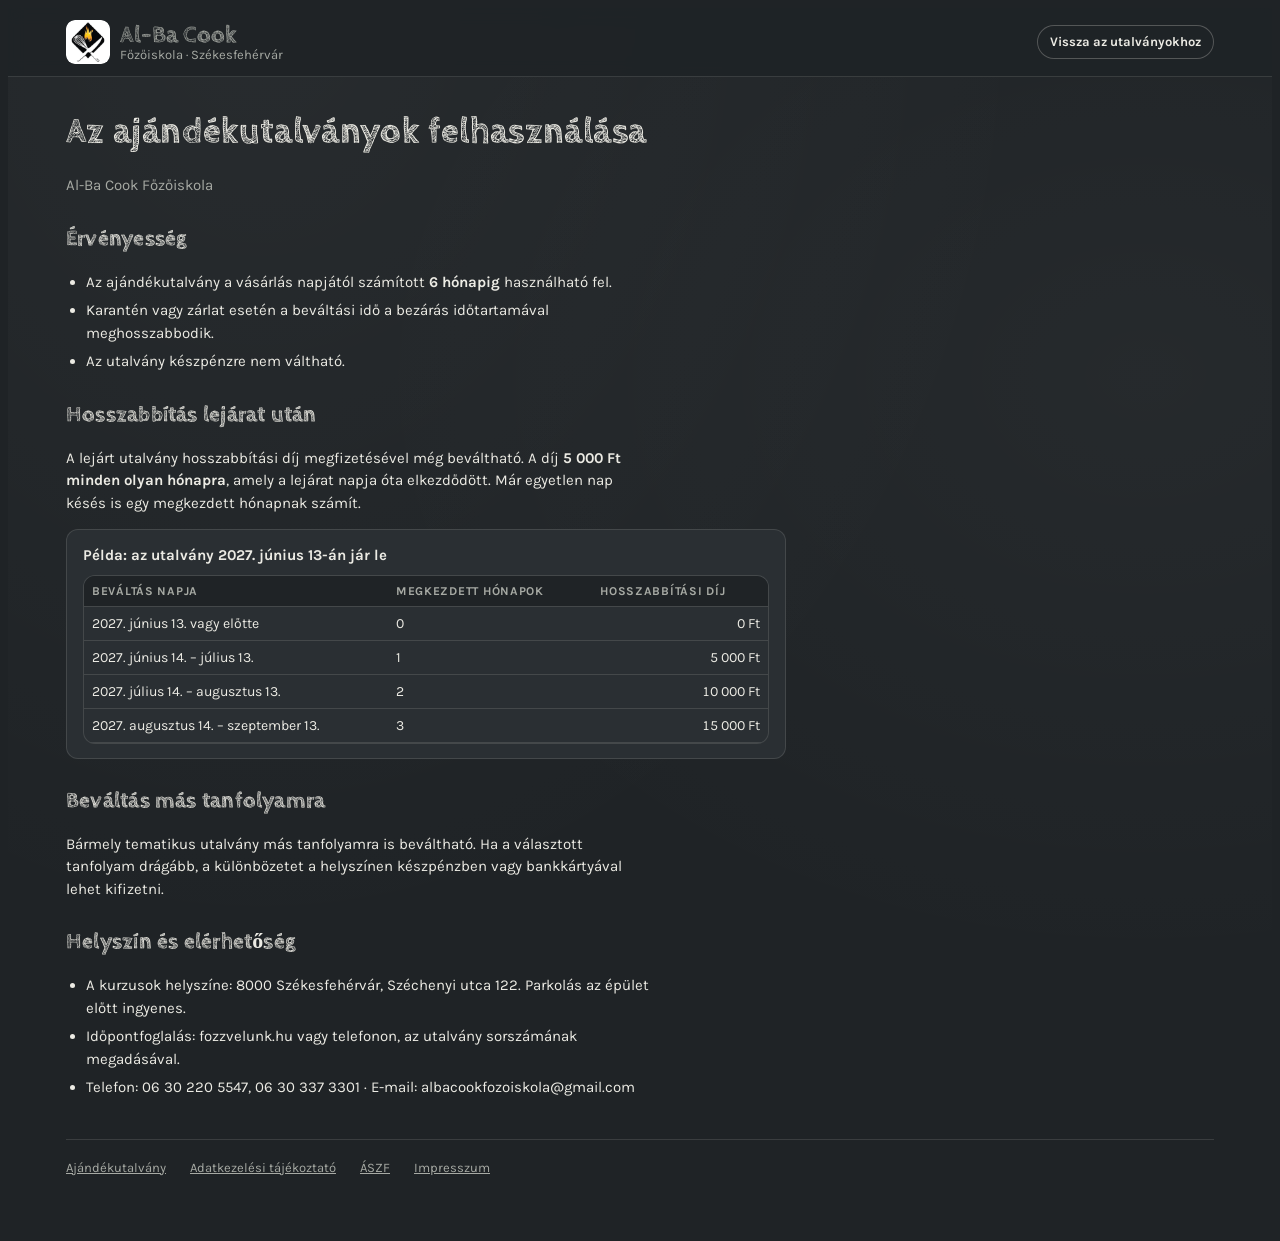
<file: feltetelek.html>
<!doctype html>
<html lang="hu">
<head>
<meta charset="utf-8">
<meta name="viewport" content="width=device-width,initial-scale=1,viewport-fit=cover">
<meta name="robots" content="noindex">
<title>Utalvány felhasználási feltételei · Al-Ba Cook</title>
<link rel="icon" href="img/logo-mark.png">
<link rel="stylesheet" href="https://fonts.googleapis.com/css2?family=Cabin+Sketch:wght@400;700&family=Karla:wght@400;500;600;700&family=JetBrains+Mono:wght@400;600&display=swap">
<link rel="stylesheet" href="style.css">
<style>.doc{max-width:720px;margin-top:28px}.doc h1{font-size:36px;margin-bottom:6px}.doc h2{font-size:22px;margin:26px 0 8px}.doc p,.doc li{max-width:65ch}.doc ul{padding-left:20px;display:flex;flex-direction:column;gap:6px}
.ex{background:var(--board);border:1px solid var(--line);border-radius:12px;padding:14px 16px;margin-top:10px}.ex table{min-width:0;font-size:14px}.ex td,.ex th{padding:6px 8px}</style>
</head>
<body>
<header class="top"><div class="wrap">
  <a class="brand" href="./" style="color:inherit;text-decoration:none"><img src="img/logo-mark.png" alt="Al-Ba Cook logó"><span class="bt"><b>Al-Ba Cook</b><span>Főzőiskola · Székesfehérvár</span></span></a>
  <a class="btn ghost small" href="./" style="text-decoration:none">Vissza az utalványokhoz</a>
</div></header>
<main class="wrap">
<article class="doc">
  <h1>Az ajándékutalványok felhasználása</h1>
  <p class="muted">Al-Ba Cook Főzőiskola</p>

  <h2>Érvényesség</h2>
  <ul>
    <li>Az ajándékutalvány a vásárlás napjától számított <b>6 hónapig</b> használható fel.</li>
    <li>Karantén vagy zárlat esetén a beváltási idő a bezárás időtartamával meghosszabbodik.</li>
    <li>Az utalvány készpénzre nem váltható.</li>
  </ul>

  <h2>Hosszabbítás lejárat után</h2>
  <p>A lejárt utalvány hosszabbítási díj megfizetésével még beváltható. A díj <b>5 000 Ft minden olyan hónapra</b>, amely a lejárat napja óta elkezdődött. Már egyetlen nap késés is egy megkezdett hónapnak számít.</p>
  <div class="ex">
    <b>Példa: az utalvány 2027. június 13-án jár le</b>
    <div class="tablebox" style="margin-top:8px"><table>
      <thead><tr><th>Beváltás napja</th><th>Megkezdett hónapok</th><th class="num">Hosszabbítási díj</th></tr></thead>
      <tbody>
        <tr><td>2027. június 13. vagy előtte</td><td>0</td><td class="num">0 Ft</td></tr>
        <tr><td>2027. június 14. – július 13.</td><td>1</td><td class="num">5 000 Ft</td></tr>
        <tr><td>2027. július 14. – augusztus 13.</td><td>2</td><td class="num">10 000 Ft</td></tr>
        <tr><td>2027. augusztus 14. – szeptember 13.</td><td>3</td><td class="num">15 000 Ft</td></tr>
      </tbody></table></div>
  </div>

  <h2>Beváltás más tanfolyamra</h2>
  <p>Bármely tematikus utalvány más tanfolyamra is beváltható. Ha a választott tanfolyam drágább, a különbözetet a helyszínen készpénzben vagy bankkártyával lehet kifizetni.</p>

  <h2>Helyszín és elérhetőség</h2>
  <ul>
    <li>A kurzusok helyszíne: 8000 Székesfehérvár, Széchenyi utca 122. Parkolás az épület előtt ingyenes.</li>
    <li>Időpontfoglalás: fozzvelunk.hu vagy telefonon, az utalvány sorszámának megadásával.</li>
    <li>Telefon: 06 30 220 5547, 06 30 337 3301 · E-mail: albacookfozoiskola@gmail.com</li>
  </ul>
</article>
<footer class="foot">
  <a href="./" style="color:inherit">Ajándékutalvány</a>
  <a href="adatkezeles.html" target="_blank" style="color:inherit">Adatkezelési tájékoztató</a>
  <a href="aszf.html" style="color:inherit">ÁSZF</a>
    <a href="impresszum.html" style="color:inherit">Impresszum</a>
</footer>
</main>
</body>
</html>
</file>
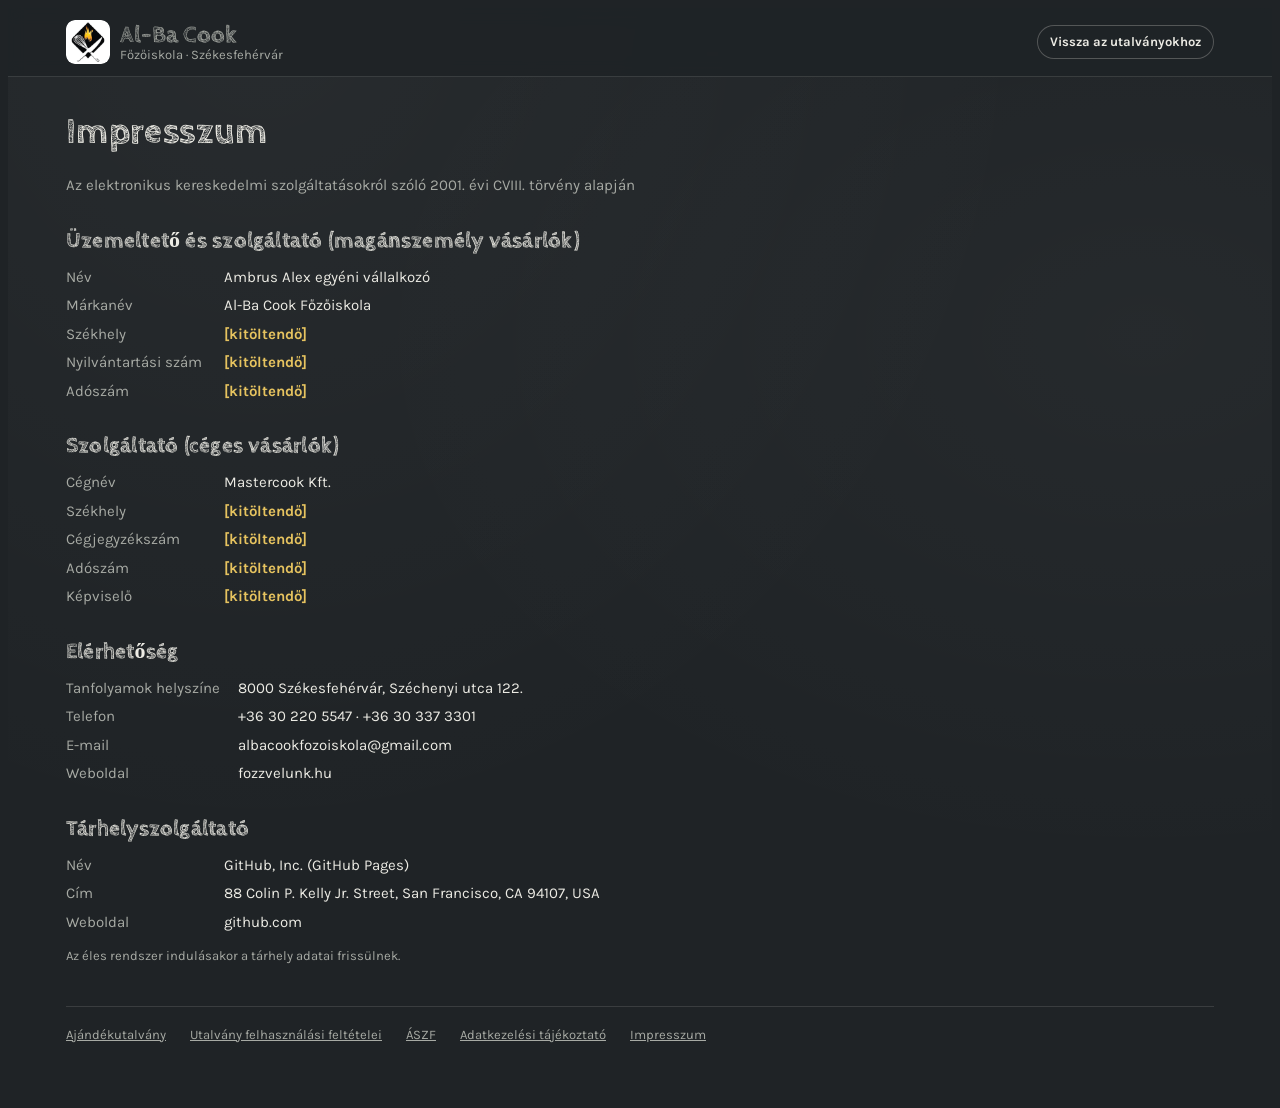
<file: impresszum.html>
<!doctype html>
<html lang="hu">
<head>
<meta charset="utf-8">
<meta name="viewport" content="width=device-width,initial-scale=1,viewport-fit=cover">
<meta name="robots" content="noindex">
<title>Impresszum · Al-Ba Cook</title>
<link rel="icon" href="img/logo-mark.png">
<link rel="stylesheet" href="https://fonts.googleapis.com/css2?family=Cabin+Sketch:wght@400;700&family=Karla:wght@400;500;600;700&family=JetBrains+Mono:wght@400;600&display=swap">
<link rel="stylesheet" href="style.css">
<style>.doc{max-width:760px;margin-top:28px}.doc h1{font-size:36px;margin-bottom:6px}.doc h2{font-size:22px;margin:28px 0 8px}.doc p,.doc li{max-width:68ch}.doc ul{padding-left:20px;display:flex;flex-direction:column;gap:6px}
.doc dl{display:grid;grid-template-columns:minmax(140px,auto) minmax(0,1fr);gap:6px 18px;margin:0}.doc dt{color:var(--dust)}.doc dd{margin:0}
.todo{color:var(--butter);font-weight:700}.doc .tablebox table{min-width:640px}</style>
</head>
<body>
<header class="top"><div class="wrap">
  <a class="brand" href="./" style="color:inherit;text-decoration:none"><img src="img/logo-mark.png" alt="Al-Ba Cook logó"><span class="bt"><b>Al-Ba Cook</b><span>Főzőiskola · Székesfehérvár</span></span></a>
  <a class="btn ghost small" href="./" style="text-decoration:none">Vissza az utalványokhoz</a>
</div></header>
<main class="wrap">
<article class="doc">
  <h1>Impresszum</h1>
  <p class="muted">Az elektronikus kereskedelmi szolgáltatásokról szóló 2001. évi CVIII. törvény alapján</p>

  <h2>Üzemeltető és szolgáltató (magánszemély vásárlók)</h2>
  <dl>
    <dt>Név</dt><dd>Ambrus Alex egyéni vállalkozó</dd>
    <dt>Márkanév</dt><dd>Al-Ba Cook Főzőiskola</dd>
    <dt>Székhely</dt><dd><span class="todo">[kitöltendő]</span></dd>
    <dt>Nyilvántartási szám</dt><dd><span class="todo">[kitöltendő]</span></dd>
    <dt>Adószám</dt><dd><span class="todo">[kitöltendő]</span></dd>
  </dl>

  <h2>Szolgáltató (céges vásárlók)</h2>
  <dl>
    <dt>Cégnév</dt><dd>Mastercook Kft.</dd>
    <dt>Székhely</dt><dd><span class="todo">[kitöltendő]</span></dd>
    <dt>Cégjegyzékszám</dt><dd><span class="todo">[kitöltendő]</span></dd>
    <dt>Adószám</dt><dd><span class="todo">[kitöltendő]</span></dd>
    <dt>Képviselő</dt><dd><span class="todo">[kitöltendő]</span></dd>
  </dl>

  <h2>Elérhetőség</h2>
  <dl>
    <dt>Tanfolyamok helyszíne</dt><dd>8000 Székesfehérvár, Széchenyi utca 122.</dd>
    <dt>Telefon</dt><dd>+36 30 220 5547 · +36 30 337 3301</dd>
    <dt>E-mail</dt><dd>albacookfozoiskola@gmail.com</dd>
    <dt>Weboldal</dt><dd>fozzvelunk.hu</dd>
  </dl>

  <h2>Tárhelyszolgáltató</h2>
  <dl>
    <dt>Név</dt><dd>GitHub, Inc. (GitHub Pages)</dd>
    <dt>Cím</dt><dd>88 Colin P. Kelly Jr. Street, San Francisco, CA 94107, USA</dd>
    <dt>Weboldal</dt><dd>github.com</dd>
  </dl>
  <p class="hint">Az éles rendszer indulásakor a tárhely adatai frissülnek.</p>
</article>
<footer class="foot">
  <a href="./" style="color:inherit">Ajándékutalvány</a>
  <a href="feltetelek.html" style="color:inherit">Utalvány felhasználási feltételei</a>
  <a href="aszf.html" style="color:inherit">ÁSZF</a>
  <a href="adatkezeles.html" style="color:inherit">Adatkezelési tájékoztató</a>
  <a href="impresszum.html" style="color:inherit">Impresszum</a>
</footer>
</main>
</body>
</html>
</file>
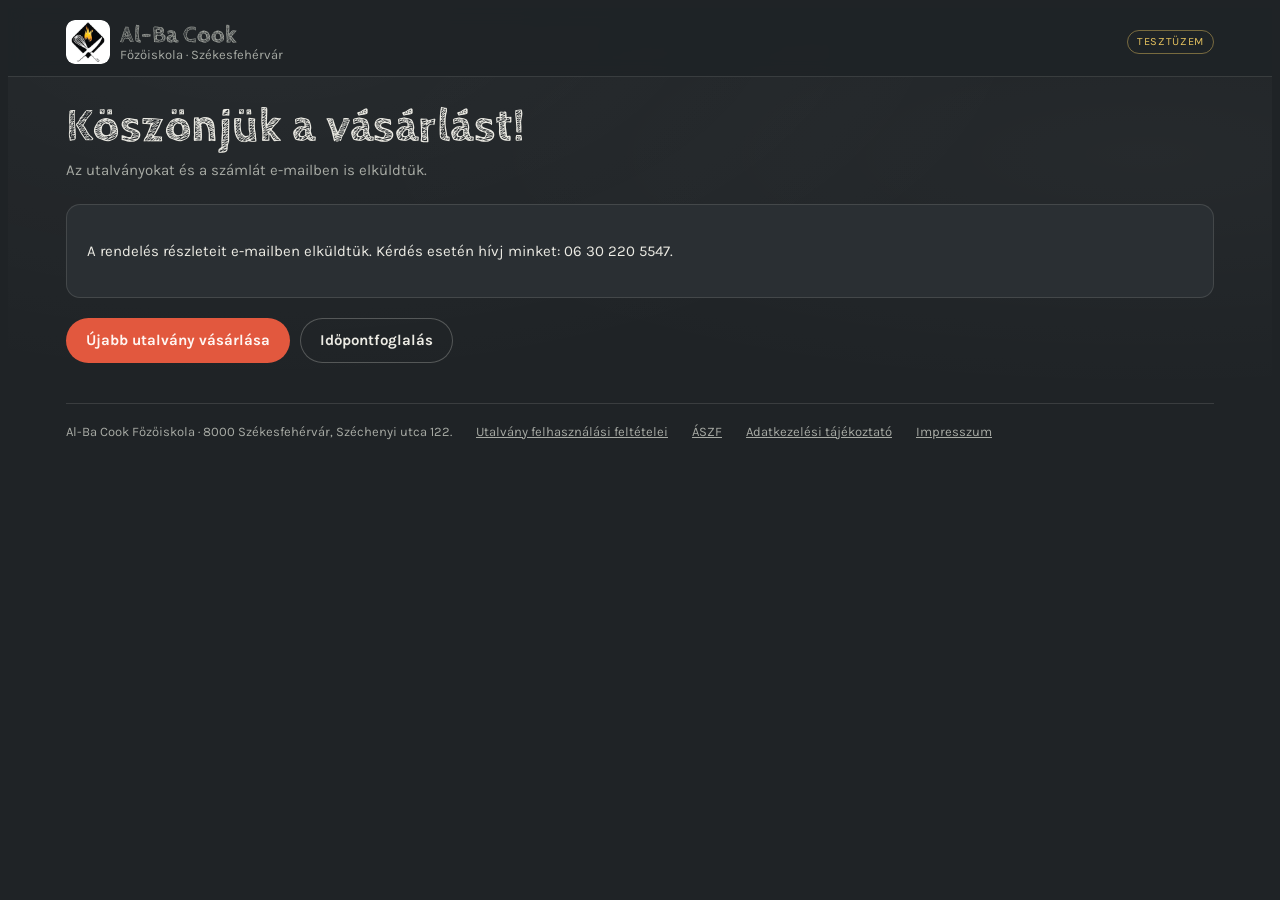
<file: koszonjuk.html>
<!doctype html>
<html lang="hu">
<head>
<meta charset="utf-8">
<meta name="viewport" content="width=device-width,initial-scale=1,viewport-fit=cover">
<meta name="robots" content="noindex">
<title>Köszönjük a vásárlást · Al-Ba Cook</title>
<link rel="icon" href="img/logo-mark.png">
<link rel="preconnect" href="https://fonts.googleapis.com"><link rel="preconnect" href="https://fonts.gstatic.com" crossorigin>
<link rel="stylesheet" href="https://fonts.googleapis.com/css2?family=Cabin+Sketch:wght@400;700&family=Karla:wght@400;500;600;700&family=JetBrains+Mono:wght@400;600&display=swap">
<link rel="stylesheet" href="style.css">
<!-- MÉRÉS: ide kerül a Google Analytics 4 / Google Ads és a Meta Pixel alapkódja. A vásárlás eseményt lent a "purchase" blokk küldi. -->
</head>
<body>
<header class="top"><div class="wrap">
  <a class="brand" href="./" style="color:inherit;text-decoration:none"><img src="img/logo-mark.png" alt="Al-Ba Cook logó"><span class="bt"><b>Al-Ba Cook</b><span>Főzőiskola · Székesfehérvár</span></span></a>
  <span class="test-badge">Tesztüzem</span>
</div></header>
<main class="wrap">
  <div class="hero"><div><h1>Köszönjük a vásárlást!</h1><p id="lead">Az utalványokat és a számlát e-mailben is elküldtük.</p></div></div>
  <section class="step" style="margin-top:22px"><div id="result" class="result"><p class="muted"><span class="spinner"></span>Utalványok betöltése…</p></div></section>
  <div class="actions" style="margin-top:20px"><a class="btn" href="./" style="text-decoration:none">Újabb utalvány vásárlása</a><a class="btn ghost" href="https://fozzvelunk.hu" style="text-decoration:none">Időpontfoglalás</a></div>
  <footer class="foot">
    <span>Al-Ba Cook Főzőiskola · 8000 Székesfehérvár, Széchenyi utca 122.</span>
    <a href="feltetelek.html" style="color:inherit">Utalvány felhasználási feltételei</a>
    <a href="aszf.html" style="color:inherit">ÁSZF</a>
    <a href="adatkezeles.html" style="color:inherit">Adatkezelési tájékoztató</a>
    <a href="impresszum.html" style="color:inherit">Impresszum</a>
  </footer>
</main>
<script src="app.js"></script>
<script>
const {P,ft,huDate,expiryOf,esc,load,drawVoucher}=AB;
(async()=>{
  let id=null; try{id=sessionStorage.getItem("albacook-last-order")}catch(e){}
  const o=id&&load().orders.find(x=>x.id===id&&x.status==="paid");
  const box=document.getElementById("result");
  if(!o){box.innerHTML=`<p>A rendelés részleteit e-mailben elküldtük. Kérdés esetén hívj minket: 06 30 220 5547.</p>`;return}
  document.getElementById("lead").innerHTML=`Elküldtük a számlát és ${o.vouchers.length>1?"az utalványokat":"az utalványt"} a(z) <b>${esc(o.cmail)}</b> címre${o.direct?`, és egy példányt ${esc(o.rname)} részére is`:""}. Beváltható <b>${huDate(expiryOf(o.buy))}</b>-ig.`;
  for(const v of o.vouchers) v.url=await drawVoucher(v.pid,v.serial,expiryOf(o.buy));
  box.innerHTML=`<p class="mono" style="margin:0">Számla: ${esc(o.invoice)} · ${ft(o.total)}</p>
    <div class="vouchers">${o.vouchers.map(v=>`<figure><img src="${v.url}" alt="${esc(P[v.pid].name)} utalvány, sorszám ${esc(v.serial)}"><figcaption><span class="mono">${esc(v.serial)}</span><span class="muted">${esc(P[v.pid].name)}</span></figcaption></figure>`).join("")}</div>
    <p class="hint" style="margin:0">Időpontot a fozzvelunk.hu oldalon vagy a 06 30 220 5547 számon foglalhatsz, a sorszám megadásával.</p>`;
  /* purchase esemény (egyszer rendelésenként) */
  let sent=false; try{sent=sessionStorage.getItem("albacook-tracked-"+o.id)}catch(e){}
  if(!sent){
    const items=o.vouchers.map(v=>({item_id:v.pid,item_name:P[v.pid].name,price:v.value,quantity:1}));
    window.dataLayer=window.dataLayer||[]; window.dataLayer.push({event:"purchase",ecommerce:{transaction_id:o.invoice,value:o.total,currency:"HUF",items}});
    if(typeof gtag==="function") gtag("event","purchase",{transaction_id:o.invoice,value:o.total,currency:"HUF",items});
    if(typeof fbq==="function") fbq("track","Purchase",{value:o.total,currency:"HUF"});
    try{sessionStorage.setItem("albacook-tracked-"+o.id,"1")}catch(e){}
  }
})();
</script>
</body>
</html>
</file>
<file: style.css>
/* Layout: krétatábla-világ. Felül sáv + nézetváltó, alatta 2 oszlop (lépések | kosár), mobilon egy oszlop. */
:root{
  color-scheme: dark;
  --slate:#1f2326; --board:#2a2f33; --board-2:#33393e; --line:rgba(236,235,228,.13); --line-2:rgba(236,235,228,.26);
  --chalk:#ecebe4; --dust:#a7aaa4; --tomato:#e2583e; --tomato-ink:#fff6f2; --basil:#86b86f; --butter:#e6c35f; --err:#ef7a68;
  --f-display:"Cabin Sketch", "Comic Sans MS", cursive; --f-body:"Karla", system-ui, -apple-system, "Segoe UI", sans-serif; --f-mono:"JetBrains Mono", ui-monospace, Menlo, monospace;
  --r:10px;
}
*{box-sizing:border-box}
[hidden]{display:none!important}
img{max-width:100%}
.det>div{min-width:0}
.det img{width:100%;display:block}
html,body{background:var(--slate);color:var(--chalk)}
body{font-family:var(--f-body);font-size:15px;line-height:1.5;
  background-image:radial-gradient(ellipse at 20% 0%,rgba(255,255,255,.04),transparent 55%),radial-gradient(ellipse at 90% 30%,rgba(255,255,255,.03),transparent 50%);}
.wrap{max-width:1180px;margin:0 auto;padding-inline:16px;padding-block:0 56px}
h1,h2,h3{font-family:var(--f-display);font-weight:700;letter-spacing:.01em;text-wrap:balance;margin:0}
button,input,select,textarea{font:inherit;color:inherit}
:focus-visible{outline:2px solid var(--butter);outline-offset:2px}
.mono{font-family:var(--f-mono);font-variant-numeric:tabular-nums}
.muted{color:var(--dust)}
.small{font-size:13px}

/* top */
.top{position:sticky;top:env(safe-area-inset-top,0px);z-index:5;background:rgba(31,35,38,.92);backdrop-filter:blur(8px);border-bottom:1px solid var(--line)}
.top .wrap{display:flex;align-items:center;gap:16px;flex-wrap:wrap;padding-block:12px}
.brand{display:flex;align-items:baseline;gap:10px;margin-right:auto}
.brand b{font-family:var(--f-display);font-size:24px}
.brand span{color:var(--dust);font-size:13px}
.tabs{display:flex;gap:4px;background:var(--board);border:1px solid var(--line);border-radius:999px;padding:4px}
.tabs button{border:0;background:transparent;padding:7px 14px;border-radius:999px;cursor:pointer;color:var(--dust);font-weight:600;font-size:14px}
.tabs button[aria-selected="true"]{background:var(--chalk);color:var(--slate)}
.demo-note{background:rgba(230,195,95,.12);border:1px dashed rgba(230,195,95,.55);color:var(--butter);border-radius:var(--r);padding:10px 14px;font-size:13px;margin-top:18px}

/* shop layout */
.shop{display:grid;grid-template-columns:minmax(0,1fr) 340px;gap:28px;margin-top:22px;align-items:start}
@media (max-width:900px){.shop{grid-template-columns:minmax(0,1fr)}}
.steps{display:flex;flex-direction:column;gap:16px;min-width:0}
.step{background:var(--board);border:1px solid var(--line);border-radius:14px;padding:20px}
.step[data-state="locked"]{opacity:.45;pointer-events:none}
.step-h{display:flex;align-items:center;gap:12px;margin-bottom:14px}
.step-n{width:30px;height:30px;border-radius:50%;border:1.5px solid var(--line-2);display:grid;place-items:center;font-family:var(--f-display);font-size:18px;flex:none}
.step[data-state="done"] .step-n{background:var(--basil);border-color:var(--basil);color:var(--slate)}
.step-h h2{font-size:24px}
.step-h .edit{margin-left:auto}
.seg{display:inline-flex;background:var(--slate);border:1px solid var(--line);border-radius:999px;padding:3px;gap:3px;max-width:100%}
@media (max-width:420px){.seg button{padding:7px 10px;font-size:14px}}
.seg button{border:0;background:transparent;padding:7px 14px;border-radius:999px;cursor:pointer;color:var(--dust);font-weight:600}
.seg button[aria-pressed="true"]{background:var(--board-2);color:var(--chalk);box-shadow:inset 0 0 0 1px var(--line-2)}
.chips{display:flex;gap:6px;flex-wrap:wrap;margin:12px 0 4px}
.chip{border:1px solid var(--line);background:transparent;padding:4px 11px;border-radius:999px;cursor:pointer;color:var(--dust);font-size:13px}
.chip[aria-pressed="true"]{border-color:var(--chalk);color:var(--chalk)}
.grid{display:grid;grid-template-columns:repeat(auto-fill,minmax(190px,1fr));gap:12px;margin-top:14px}
.card{background:var(--slate);border:1px solid var(--line);border-radius:var(--r);overflow:hidden;display:flex;flex-direction:column}
.card.in{border-color:var(--tomato);box-shadow:0 0 0 1px var(--tomato)}
.card img{display:block;width:100%;aspect-ratio:16/10;object-fit:cover;background:var(--board-2)}
.card .b{padding:10px 12px 12px;display:flex;flex-direction:column;gap:6px;flex:1}
.card .t{font-weight:700;line-height:1.25}
.card .row{display:flex;align-items:center;justify-content:space-between;gap:8px;margin-top:auto}
.price{font-variant-numeric:tabular-nums;font-weight:700}
.tag{font-size:11px;letter-spacing:.06em;text-transform:uppercase;color:var(--dust)}
.tag.warn{color:var(--butter)}
.qty{display:inline-flex;align-items:center;border:1px solid var(--line-2);border-radius:999px;overflow:hidden}
.qty button{border:0;background:transparent;width:30px;height:30px;cursor:pointer;font-size:17px;line-height:1}
.qty button:hover{background:var(--board-2)}
.qty output{min-width:22px;text-align:center;font-variant-numeric:tabular-nums;font-weight:700}

/* forms */
.fields{display:grid;grid-template-columns:repeat(2,minmax(0,1fr));gap:12px}
@media (max-width:560px){.fields{grid-template-columns:minmax(0,1fr)}}
.f{display:flex;flex-direction:column;gap:5px;min-width:0}
.f.full{grid-column:1/-1}
.f label{font-size:13px;color:var(--dust);font-weight:600}
.f input,.f textarea,.f select{background:var(--slate);border:1px solid var(--line-2);border-radius:8px;padding:9px 11px;width:100%}
.f textarea{min-height:66px;resize:vertical}
.check{display:flex;gap:9px;align-items:flex-start;font-size:14px;cursor:pointer}
.check input{margin-top:3px;accent-color:var(--tomato);width:auto;flex:none}
.check.full{grid-column:1/-1}
.hint{font-size:13px;color:var(--dust)}
.issuer{display:flex;gap:10px;align-items:center;flex-wrap:wrap;margin-top:12px;padding:10px 12px;border-radius:8px;background:var(--slate);border:1px dashed var(--line-2);font-size:14px}
.btn{border:0;border-radius:999px;padding:11px 20px;font-weight:700;cursor:pointer;background:var(--tomato);color:var(--tomato-ink)}
.btn:disabled{opacity:.4;cursor:not-allowed}
.btn.ghost{background:transparent;color:var(--chalk);box-shadow:inset 0 0 0 1px var(--line-2)}
.btn.ok{background:var(--basil);color:var(--slate)}
.btn.small{padding:7px 13px;font-size:13px}
.actions{display:flex;gap:10px;flex-wrap:wrap;margin-top:16px;align-items:center}
.err{color:var(--err);font-size:13px}

.pay{display:grid;grid-template-columns:repeat(4,minmax(0,1fr));gap:10px}
@media (max-width:620px){.pay{grid-template-columns:repeat(2,minmax(0,1fr))}}
.pay button{background:var(--slate);border:1px solid var(--line-2);border-radius:var(--r);padding:14px 10px;cursor:pointer;display:flex;flex-direction:column;align-items:center;gap:4px;font-weight:700}
.pay button small{font-weight:400;color:var(--dust);font-size:12px}
.pay button[aria-pressed="true"]{border-color:var(--tomato);box-shadow:0 0 0 1px var(--tomato)}
.paybox{margin-top:14px;padding:14px;border-radius:var(--r);background:var(--slate);border:1px solid var(--line)}
.sim{display:flex;gap:8px;flex-wrap:wrap;align-items:center;margin-top:12px;padding-top:12px;border-top:1px dashed var(--line-2)}
.sim .lbl{font-size:12px;color:var(--butter);text-transform:uppercase;letter-spacing:.07em;font-weight:700;margin-right:4px}
.bank{display:grid;grid-template-columns:auto minmax(0,1fr);gap:4px 14px;font-size:14px}
.bank dt{color:var(--dust)} .bank dd{margin:0}

/* cart */
.cart{position:sticky;top:calc(env(safe-area-inset-top,0px) + 76px);background:var(--board);border:1px solid var(--line);border-radius:14px;padding:18px;display:flex;flex-direction:column;gap:12px}
@media (max-width:900px){.cart{position:static}}
.cart h3{font-size:22px}
.cart ul{list-style:none;margin:0;padding:0;display:flex;flex-direction:column;gap:8px}
.cart li{display:flex;justify-content:space-between;gap:10px;font-size:14px}
.cart .tot{display:flex;justify-content:space-between;border-top:1px solid var(--line-2);padding-top:10px;font-weight:700;font-size:17px}
.empty{color:var(--dust);font-size:14px}

/* result */
.result{display:flex;flex-direction:column;gap:16px}
.ok-head{display:flex;gap:14px;align-items:center;flex-wrap:wrap}
.stamp{border:2px solid var(--basil);color:var(--basil);border-radius:8px;padding:4px 10px;font-weight:700;text-transform:uppercase;letter-spacing:.08em;font-size:12px;transform:rotate(-2deg)}
.stamp.fail{border-color:var(--err);color:var(--err)}
.stamp.wait{border-color:var(--butter);color:var(--butter)}
.vouchers{display:grid;grid-template-columns:repeat(auto-fill,minmax(260px,1fr));gap:12px}
.vouchers figure{margin:0;background:var(--slate);border:1px solid var(--line);border-radius:var(--r);overflow:hidden}
.vouchers img{display:block;width:100%}
.vouchers figcaption{padding:8px 10px;font-size:13px;display:flex;justify-content:space-between;gap:8px;flex-wrap:wrap}
.mail{background:#f4f2ec;color:#26292c;border-radius:var(--r);padding:16px 18px;font-size:14px}
.mail .mh{font-size:12px;color:#5d6166;border-bottom:1px solid #d9d6cd;padding-bottom:8px;margin-bottom:10px;display:grid;grid-template-columns:auto 1fr;gap:2px 10px}
.mail .att{display:flex;gap:6px;flex-wrap:wrap;margin-top:10px}
.mail .att span{background:#e4e0d6;border-radius:6px;padding:3px 8px;font-size:12px}
.log{list-style:none;margin:0;padding:0;display:flex;flex-direction:column;gap:0}
.log li{display:grid;grid-template-columns:62px 18px minmax(0,1fr);gap:8px;padding:7px 0;border-bottom:1px dashed var(--line);font-size:14px}
.log .tm{color:var(--dust);font-family:var(--f-mono);font-size:12px;padding-top:2px}
.log .dot{width:10px;height:10px;border-radius:50%;background:var(--basil);margin-top:6px}
.log .dot.x{background:var(--err)} .log .dot.w{background:var(--butter)}
.log b{font-weight:700}
details.sec{background:var(--board);border:1px solid var(--line);border-radius:14px;padding:14px 18px}
details.sec summary{cursor:pointer;font-family:var(--f-display);font-size:21px}

/* admin */
.kpis{display:grid;grid-template-columns:repeat(4,minmax(0,1fr));gap:12px;margin-top:22px}
@media (max-width:760px){.kpis{grid-template-columns:repeat(2,minmax(0,1fr))}}
.kpi{background:var(--board);border:1px solid var(--line);border-radius:12px;padding:14px}
.kpi .v{font-size:26px;font-weight:700;font-variant-numeric:tabular-nums}
.kpi .l{color:var(--dust);font-size:13px}
.toolbar{display:flex;gap:10px;flex-wrap:wrap;align-items:end;margin:18px 0 10px}
.tablebox{overflow-x:auto;border:1px solid var(--line);border-radius:12px;background:var(--board)}
table{border-collapse:collapse;width:100%;min-width:1120px;font-size:14px}
td.num,td.mono{white-space:nowrap}
th,td{text-align:left;padding:10px 12px;border-bottom:1px solid var(--line);vertical-align:top}
th{font-size:12px;text-transform:uppercase;letter-spacing:.06em;color:var(--dust);font-weight:700;background:var(--slate);position:sticky;top:0}
td.num{font-variant-numeric:tabular-nums;text-align:right}
.pill{display:inline-block;border-radius:999px;padding:2px 9px;font-size:12px;font-weight:700;white-space:nowrap}
.pill.active{background:rgba(134,184,111,.16);color:var(--basil)}
.pill.soon{background:rgba(230,195,95,.16);color:var(--butter)}
.pill.expired{background:rgba(239,122,104,.16);color:var(--err)}
.pill.used{background:rgba(236,235,228,.1);color:var(--dust)}
.pill.wait{background:rgba(230,195,95,.16);color:var(--butter)}
.sample{font-size:11px;color:var(--dust);border:1px solid var(--line);border-radius:4px;padding:0 4px;margin-left:4px}
.panel{background:var(--board);border:1px solid var(--line);border-radius:14px;padding:18px;margin-top:16px}
.panel h3{font-size:22px;margin-bottom:8px}

/* how */
.how{display:grid;grid-template-columns:minmax(0,1fr) minmax(0,1fr);gap:16px;margin-top:22px;align-items:start}
@media (max-width:860px){.how{grid-template-columns:minmax(0,1fr)}}
.how .panel{margin-top:0}
.how ul{margin:6px 0 0;padding-left:18px;display:flex;flex-direction:column;gap:6px}
.mermaid-box{overflow-x:auto;background:var(--board);border:1px solid var(--line);border-radius:14px;padding:16px;margin-top:22px}
pre.mermaid{margin:0;background:transparent}
@media (max-width:700px){.det{grid-template-columns:minmax(0,1fr)!important}}
@media (prefers-reduced-motion:reduce){*{transition:none!important;animation:none!important}}

/* ===== közös kiegészítések ===== */
.brand{align-items:center}
.brand img{width:44px;height:44px;display:block;border-radius:9px}
.brand .bt{display:flex;flex-direction:column;line-height:1.1}
.brand .bt b{font-family:var(--f-display);font-size:24px}
.brand .bt span{color:var(--dust);font-size:13px}
.test-badge{font-size:11px;letter-spacing:.06em;text-transform:uppercase;color:var(--butter);border:1px solid rgba(230,195,95,.45);border-radius:999px;padding:3px 9px}
.hero{display:grid;grid-template-columns:minmax(0,1fr) auto;gap:20px;align-items:end;margin-top:26px}
.hero h1{font-size:clamp(30px,5vw,46px);line-height:1.05}
.hero p{margin:8px 0 0;color:var(--dust);max-width:60ch}
.foot{margin-top:40px;padding-top:18px;border-top:1px solid var(--line);display:flex;flex-wrap:wrap;gap:8px 24px;color:var(--dust);font-size:13px}
.req::after{content:" *";color:var(--tomato)}
.spinner{display:inline-block;width:16px;height:16px;border:2px solid currentColor;border-right-color:transparent;border-radius:50%;animation:spin .7s linear infinite;vertical-align:-3px;margin-right:8px}
@keyframes spin{to{transform:rotate(360deg)}}
.mail p{margin:0 0 8px}
.f input:invalid:not(:placeholder-shown){border-color:var(--err)}

/* login */
.login{min-height:100%;display:grid;place-items:center;padding-block:40px}
.login form{width:min(380px,100%);background:var(--board);border:1px solid var(--line);border-radius:16px;padding:26px;display:flex;flex-direction:column;gap:14px}
.login .lh{display:flex;gap:12px;align-items:center}
.login .lh img{width:48px}
.login h1{font-size:26px}

/* CRM */
.crm-nav{display:flex;gap:4px;flex-wrap:wrap;margin-top:20px;border-bottom:1px solid var(--line)}
.crm-nav button{border:0;background:transparent;padding:10px 14px;cursor:pointer;color:var(--dust);font-weight:700;border-bottom:2px solid transparent;margin-bottom:-1px}
.crm-nav button[aria-selected="true"]{color:var(--chalk);border-bottom-color:var(--tomato)}
.crm-nav .cnt{font-size:11px;background:var(--board-2);border-radius:999px;padding:1px 7px;margin-left:6px;color:var(--chalk)}
.drawer{position:fixed;inset:0;background:rgba(10,12,14,.6);z-index:20;display:flex;justify-content:flex-end}
.drawer .in{width:min(720px,100%);height:100%;overflow:auto;background:var(--slate);border-left:1px solid var(--line-2);padding:20px 20px 40px}
.drawer .dh{display:flex;align-items:center;gap:12px;margin-bottom:14px}
.drawer .dh h2{font-size:26px;margin-right:auto}
.sec-t{font-family:var(--f-display);font-size:20px;margin:18px 0 8px}
.vlist{display:flex;flex-direction:column;gap:12px}
.vrow{display:grid;grid-template-columns:200px minmax(0,1fr);gap:14px;background:var(--board);border:1px solid var(--line);border-radius:12px;padding:12px}
@media (max-width:560px){.vrow{grid-template-columns:minmax(0,1fr)}}
.vrow img{border-radius:6px;width:100%;display:block}
.vrow .meta{display:flex;flex-direction:column;gap:6px;min-width:0}
tr.click{cursor:pointer}
tr.click:hover td{background:rgba(236,235,228,.04)}
.toolbar .f{min-width:160px}
</file>
